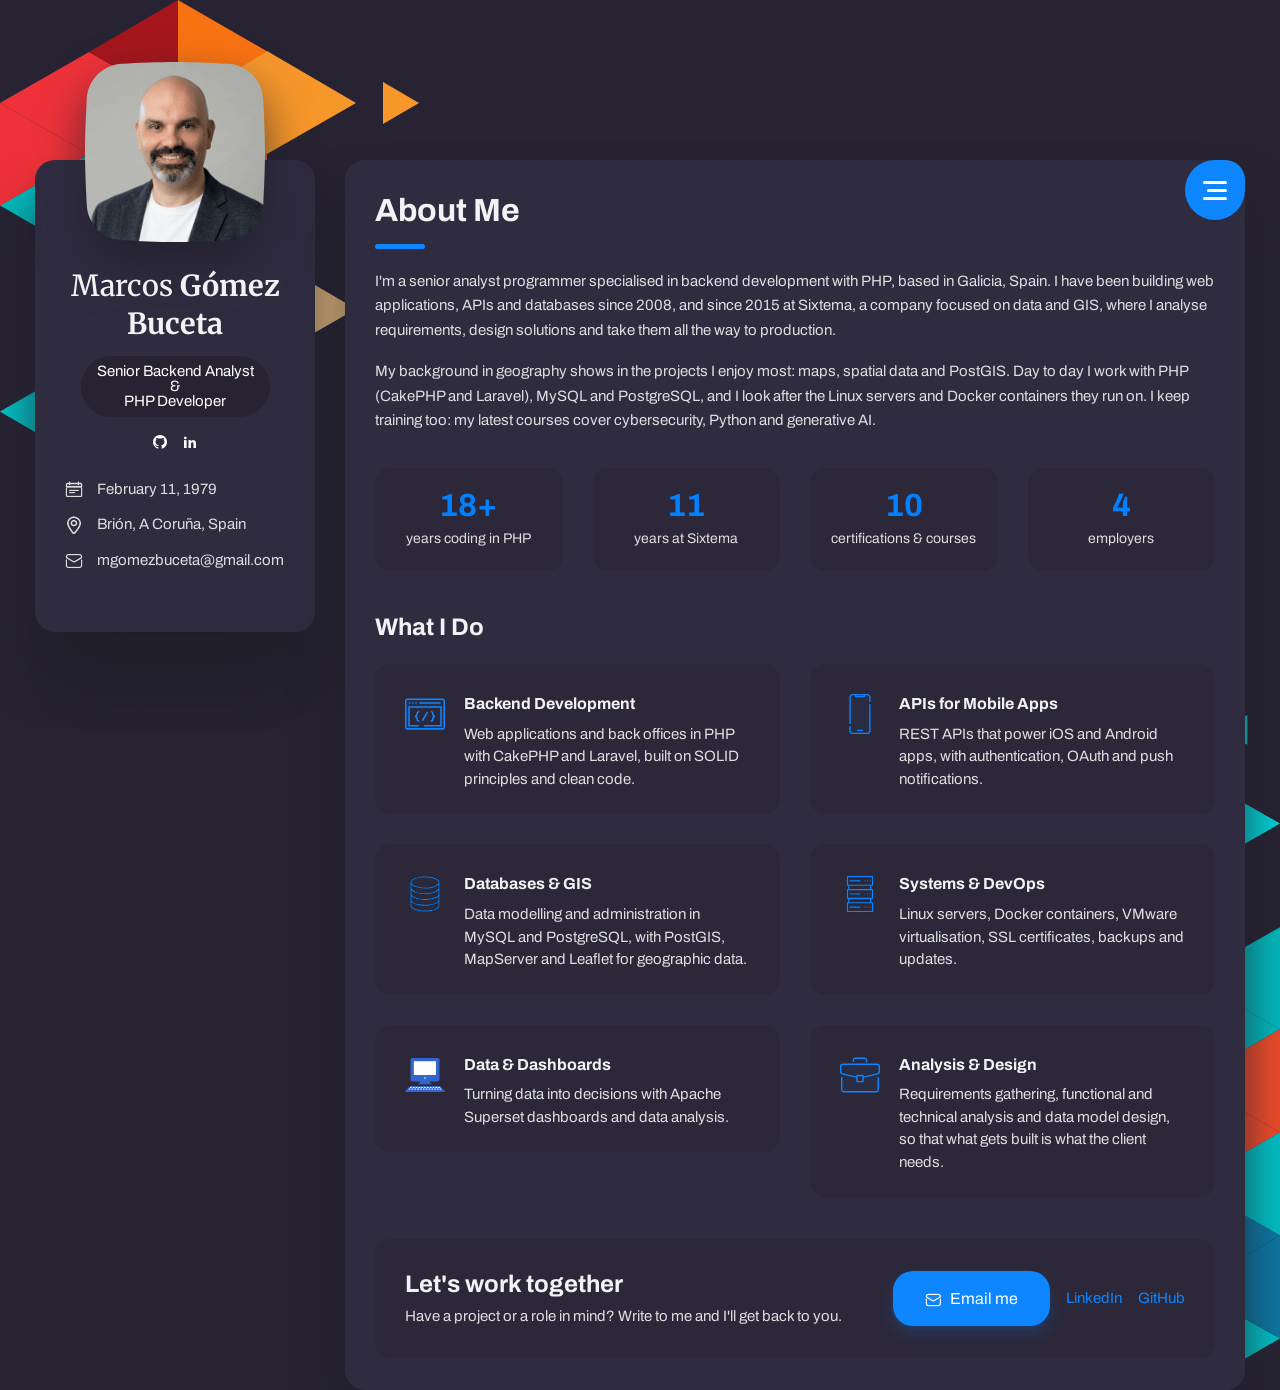
<file: index.html>
<!DOCTYPE html>
<html lang="en">

	<head>
		<meta charset="utf-8" />
		<title>Marcos Gómez Buceta - About Me</title>

		<!-- Meta Data -->
		<meta http-equiv="X-UA-Compatible" content="IE=edge">
		<meta name="viewport" content="width=device-width, initial-scale=1, shrink-to-fit=no">
		<meta name="format-detection" content="telephone=no" />
		<meta name="format-detection" content="address=no" />
		<meta name="description"
			content="Senior backend analyst and PHP developer at Sixtema. I build web solutions and APIs with PHP, CakePHP and PostgreSQL, with a background in geography and a focus on databases, cybersecurity and SOLID principles." />
		<link rel="canonical" href="https://mgomezbuceta.com" />

		<!-- Twitter data -->
		<meta name="twitter:card" content="summary_large_image">
		<meta name="twitter:title" content="Marcos Gómez Buceta - About me">
		<meta name="twitter:description"
			content="Senior backend analyst and PHP developer at Sixtema. I build web solutions and APIs with PHP, CakePHP and PostgreSQL, with a background in geography and a focus on databases, cybersecurity and SOLID principles.">
		<meta name="twitter:image" content="https://mgomezbuceta.github.io/assets/img/profile-pic.jpg">

		<!-- Open Graph data -->
		<meta property="og:title" content="Marcos Gómez Buceta - About me" />
		<meta property="og:type" content="website" />
		<meta property="og:url" content="https://mgomezbuceta.github.io" />
		<meta property="og:image" content="https://mgomezbuceta.github.io/assets/img/profile-pic.jpg" />
		<meta property="og:description"
			content="Senior backend analyst and PHP developer at Sixtema. I build web solutions and APIs with PHP, CakePHP and PostgreSQL, with a background in geography and a focus on databases, cybersecurity and SOLID principles." />

		<!-- Favicons -->
		<link rel="apple-touch-icon" sizes="144x144" href="assets/images/favicons/apple-touch-icon-144x144.png">
		<link rel="apple-touch-icon" sizes="114x114" href="assets/images/favicons/apple-touch-icon-114x114.png">
		<link rel="apple-touch-icon" sizes="72x72" href="assets/images/favicons/apple-touch-icon-72x72.png">
		<link rel="apple-touch-icon" sizes="57x57" href="assets/images/favicons/apple-touch-icon-57x57.png">
		<link rel="shortcut icon" href="assets/images/favicons/favicon.ico" type="image/png">

		<!-- Styles -->
		<link rel="stylesheet" type="text/css" href="assets/styles/style.css" />
		<link rel="stylesheet" type="text/css" href="assets/styles/style-dark.css" />

		<!-- Mapbox-->
		<script src='https://api.mapbox.com/mapbox-gl-js/v1.4.1/mapbox-gl.js'></script>
		<link href='https://api.mapbox.com/mapbox-gl-js/v1.4.1/mapbox-gl.css' rel='stylesheet' />
		<style>.skills-list{display:flex;flex-wrap:wrap;gap:.5rem}.skills-list .badge{font-size:.875rem}.stat{display:flex;flex-direction:column;align-items:center;text-align:center;padding:1.25rem .75rem;margin-bottom:1.875rem}.stat__number{font-size:2rem;font-weight:700;line-height:1.1;color:#0081ff}.stat__label{font-size:.875rem;margin-top:.25rem}.cta{display:flex;flex-wrap:wrap;align-items:center;justify-content:space-between;gap:1rem}.cta__links{display:flex;flex-wrap:wrap;align-items:center;gap:1rem}.cta__links .btn{margin:0}</style>
	</head>

	<body class="bg-triangles">
		<!-- Preloader -->
		<div class="preloader">
			<div class="preloader__wrap">
				<div class="circle-pulse">
					<div class="circle-pulse__1"></div>
					<div class="circle-pulse__2"></div>
				</div>
				<div class="preloader__progress"><span></span></div>
			</div>
		</div>

		<main class="main">
			<div class="container gutter-top">
				<div class="row sticky-parent">
					<!-- Sidebar -->
					<aside class="col-12 col-md-12 col-xl-3">
						<div class="sidebar box shadow pb-0 sticky-column">
							<svg class="avatar avatar--180" viewBox="0 0 188 188">
								<g class="avatar__box">
									<image xlink:href="assets/img/profile-pic.jpg" height="100%" width="100%"
										alt="Imagen de perfil"/>
								</g>
							</svg>
							<div class="text-center">
								<h3 class="title title--h3 sidebar__user-name"><span class="weight--500">Marcos</span> Gómez
									Buceta
								</h3>
								<div class="badge badge--dark">Senior Backend Analyst <br />&<br /> PHP Developer</div>

								<!-- Social -->
								<div class="social">
									<a class="social__link" href="https://github.com/mgomezbuceta" title="github" target="_blank" rel="noopener"><i
											class="font-icon icon-github"></i></a>
									<a class="social__link" href="https://www.linkedin.com/in/mgomezbuceta/" title="linkedin"><i
											class="font-icon icon-linkedin2"></i></a>
								</div>
							</div>

							<div class="sidebar__info box-inner box-inner--rounded">
								<ul class="contacts-block">
									<li class="contacts-block__item" data-toggle="tooltip" data-placement="top" title="Birthday">
										<i class="font-icon icon-calendar"></i>February 11, 1979
									</li>
									<li class="contacts-block__item" data-toggle="tooltip" data-placement="top" title="Address">
										<i class="font-icon icon-location"></i>Brión, A Coruña, Spain
									</li>
									<li class="contacts-block__item" data-toggle="tooltip" data-placement="top" title="E-mail">
										<a href="mailto:mgomezbuceta@gmail.com"><i
												class="font-icon icon-envelope"></i>mgomezbuceta@gmail.com</a>
									</li>
								</ul>
							</div>
						</div>
					</aside>

					<!-- Content -->
					<div class="col-12 col-md-12 col-xl-9">
						<div class="box shadow pb-0">
							<!-- Menu -->
							<div class="circle-menu">
								<div class="hamburger">
									<div class="line"></div>
									<div class="line"></div>
									<div class="line"></div>
								</div>
							</div>
							<div class="inner-menu js-menu js-tabs">
								<ul class="nav">
									<li class="nav__item"><a class="active" href="#about-tab">About</a></li>
									<li class="nav__item"><a href="#resume-tab">Resume</a></li>
								</ul>
							</div>

							<div class="content">
								<div id="about-tab" class="tabcontent active">
									<!-- ABOUT -->
									<div class="pb-0 pb-sm-2">
										<h1 class="title title--h1 first-title title__separate">About Me</h1>
										<p>I'm a senior analyst programmer specialised in backend development with PHP, based in Galicia, Spain. I have been building
										web applications, APIs and databases since 2008, and since 2015 at Sixtema, a company focused on data and GIS,
										where I analyse requirements, design solutions and take them all the way to production.</p>
										<p>My background in geography shows in the projects I enjoy most: maps, spatial data and PostGIS. Day to day I work
										with PHP (CakePHP and Laravel), MySQL and PostgreSQL, and I look after the Linux servers and Docker containers they
										run on. I keep training too: my latest courses cover cybersecurity, Python and generative AI.</p>
									</div>

									<!-- Stats -->
									<div class="box-inner pb-0">
										<div class="row">
											<div class="col-6 col-md-3">
												<div class="stat box box__second">
													<span class="stat__number">18+</span>
													<span class="stat__label">years coding in PHP</span>
												</div>
											</div>
											<div class="col-6 col-md-3">
												<div class="stat box box__second">
													<span class="stat__number">11</span>
													<span class="stat__label">years at Sixtema</span>
												</div>
											</div>
											<div class="col-6 col-md-3">
												<div class="stat box box__second">
													<span class="stat__number">10</span>
													<span class="stat__label">certifications &amp; courses</span>
												</div>
											</div>
											<div class="col-6 col-md-3">
												<div class="stat box box__second">
													<span class="stat__number">4</span>
													<span class="stat__label">employers</span>
												</div>
											</div>
										</div>
									</div>

									<!-- What -->
									<div class="box-inner pb-0">
										<h2 class="title title--h3">What I Do</h2>
										<div class="row">
											<!-- Case Item -->
											<div class="col-12 col-lg-6">
												<div class="case-item box box__second">
													<img class="case-item__icon" src="assets/icons/dark/icon-dev.svg" alt="" />
													<div>
														<h3 class="title title--h5">Backend Development</h3>
														<p class="case-item__caption">Web applications and back offices in PHP with CakePHP and Laravel, built on SOLID principles and clean code.</p>
													</div>
												</div>
											</div>
											<!-- Case Item -->
											<div class="col-12 col-lg-6">
												<div class="case-item box box__second">
													<img class="case-item__icon" src="assets/icons/dark/icon-app.svg" alt="" />
													<div>
														<h3 class="title title--h5">APIs for Mobile Apps</h3>
														<p class="case-item__caption">REST APIs that power iOS and Android apps, with authentication, OAuth and push notifications.</p>
													</div>
												</div>
											</div>
											<!-- Case Item -->
											<div class="col-12 col-lg-6">
												<div class="case-item box box__second">
													<img class="case-item__icon" src="assets/icons/dark/icon-database.svg" alt="" />
													<div>
														<h3 class="title title--h5">Databases &amp; GIS</h3>
														<p class="case-item__caption">Data modelling and administration in MySQL and PostgreSQL, with PostGIS, MapServer and Leaflet for geographic data.</p>
													</div>
												</div>
											</div>
											<!-- Case Item -->
											<div class="col-12 col-lg-6">
												<div class="case-item box box__second">
													<img class="case-item__icon" src="assets/icons/dark/icon-server.svg" alt="" />
													<div>
														<h3 class="title title--h5">Systems &amp; DevOps</h3>
														<p class="case-item__caption">Linux servers, Docker containers, VMware virtualisation, SSL certificates, backups and updates.</p>
													</div>
												</div>
											</div>
											<!-- Case Item -->
											<div class="col-12 col-lg-6">
												<div class="case-item box box__second">
													<img class="case-item__icon" src="assets/icons/dark/icon-computer.svg" alt="" />
													<div>
														<h3 class="title title--h5">Data &amp; Dashboards</h3>
														<p class="case-item__caption">Turning data into decisions with Apache Superset dashboards and data analysis.</p>
													</div>
												</div>
											</div>
											<!-- Case Item -->
											<div class="col-12 col-lg-6">
												<div class="case-item box box__second">
													<img class="case-item__icon" src="assets/icons/dark/icon-experience.svg" alt="" />
													<div>
														<h3 class="title title--h5">Analysis &amp; Design</h3>
														<p class="case-item__caption">Requirements gathering, functional and technical analysis and data model design, so that what gets built is what the client needs.</p>
													</div>
												</div>
											</div>
										</div>
									</div>

									<!-- Contact -->
									<div class="box-inner">
										<div class="cta box box__second">
											<div>
												<h2 class="title title--h3 mb-1">Let's work together</h2>
												<p class="mb-0">Have a project or a role in mind? Write to me and I'll get back to you.</p>
											</div>
											<div class="cta__links">
												<a class="btn" href="mailto:mgomezbuceta@gmail.com"><i class="font-icon icon-envelope"></i> Email me</a>
												<a class="cta__link" href="https://www.linkedin.com/in/mgomezbuceta/" target="_blank" rel="noopener">LinkedIn</a>
												<a class="cta__link" href="https://github.com/mgomezbuceta" target="_blank" rel="noopener">GitHub</a>
											</div>
										</div>
									</div>
								</div>

								<!-- RESUME -->
								<div id="resume-tab" class="tabcontent">
									<div class="pb-3">
										<h1 class="title title--h1 first-title title__separate">Resume</h1>
									</div>

									<!-- Experience -->
									<div class="pb-0">
										<div class="row">
											<div class="col-12 col-lg-6">
												<h2 class="title title--h3"><img class="title-icon"
														src="assets/icons/dark/icon-education.svg" alt="" /> Education</h2>
												<div class="timeline">
													<!-- Item -->
													<article class="timeline__item">
														<h5 class="title title--h5 timeline__title">IES San Clemente</h5>
														<span class="timeline__period">2006 — 2008</span>
														<p class="timeline__description">Higher Technician Degree in Information
															Systems Administration.</p>
													</article>

													<!-- Item -->
													<article class="timeline__item">
														<h5 class="title title--h5 timeline__title">University of Santiago de
															Compostela</h5>
														<span class="timeline__period">2005 — 2008</span>
														<p class="timeline__description">Diploma of Advanced Studies (DEA) in Regional
															Geographic Analysis.</p>
													</article>

													<!-- Item -->
													<article class="timeline__item">
														<h5 class="title title--h5 timeline__title">University of Santiago de
															Compostela</h5>
														<span class="timeline__period">2005</span>
														<p class="timeline__description">CAP (Certificate of Pedagogical Skills).</p>
													</article>

													<!-- Item -->
													<article class="timeline__item">
														<h5 class="title title--h5 timeline__title">University of Santiago de
															Compostela - Fundación CEER</h5>
														<span class="timeline__period">2005</span>
														<p class="timeline__description">Postgraduate Degree in Information and
															Communication Technologies and Territorial Marketing.</p>
													</article>

													<!-- Item -->
													<article class="timeline__item">
														<h5 class="title title--h5 timeline__title">University of Santiago de
															Compostela</h5>
														<span class="timeline__period">1998 — 2004</span>
														<p class="timeline__description">Licentiate Degree in Geography.</p>
													</article>
												</div>

												<h2 class="title title--h3 mt-4"><img class="title-icon"
														src="assets/icons/dark/icon-education.svg" alt="" /> Certifications &amp; Courses</h2>
												<div class="timeline">
													<!-- Item -->
													<article class="timeline__item">
														<h5 class="title title--h5 timeline__title">Fing IT Professional</h5>
														<span class="timeline__period">Feb 2026</span>
														<p class="timeline__description">Fing. Credential ID: ITPRO-2020653033.</p>
													</article>

													<!-- Item -->
													<article class="timeline__item">
														<h5 class="title title--h5 timeline__title">Ethical Hacking: Discovering Vulnerabilities in Web Applications</h5>
														<span class="timeline__period">Mar 2025</span>
														<p class="timeline__description">Clúster TIC Galicia. Credential ID: <a href="https://cursos.trainingit.es/mod/customcert/verify_certificate.php?code=2utbBYFWEC" target="_blank" rel="noopener">2utbBYFWEC</a>.</p>
													</article>

													<!-- Item -->
													<article class="timeline__item">
														<h5 class="title title--h5 timeline__title">Project Management with Generative AI and ChatGPT</h5>
														<span class="timeline__period">Feb 2025</span>
														<p class="timeline__description">Clúster TIC Galicia. Credential ID: <a href="https://cursos.trainingit.es/mod/customcert/verify_certificate.php?code=5lDxB8uPgf" target="_blank" rel="noopener">5lDxB8uPgf</a>.</p>
													</article>

													<!-- Item -->
													<article class="timeline__item">
														<h5 class="title title--h5 timeline__title">ChatGPT for Professionals: Generative AI at Work</h5>
														<span class="timeline__period">Nov 2024 · Nov 2025</span>
														<p class="timeline__description">Clúster TIC Galicia. Credential ID: <a href="https://cursos.trainingit.es/mod/customcert/verify_certificate.php?code=hYeggOMeUH" target="_blank" rel="noopener">hYeggOMeUH</a>, XXIFCT2160.</p>
													</article>

													<!-- Item -->
													<article class="timeline__item">
														<h5 class="title title--h5 timeline__title">Advanced Python for Security Projects</h5>
														<span class="timeline__period">Nov 2024</span>
														<p class="timeline__description">Clúster TIC Galicia. Credential ID: bq4ghHrWTl23.</p>
													</article>

													<!-- Item -->
													<article class="timeline__item">
														<h5 class="title title--h5 timeline__title">Docker in Depth and Introduction to Kubernetes</h5>
														<span class="timeline__period">Jun 2023</span>
														<p class="timeline__description">Clúster TIC Galicia.</p>
													</article>

													<!-- Item -->
													<article class="timeline__item">
														<h5 class="title title--h5 timeline__title">Git, Version Control</h5>
														<span class="timeline__period">May 2023</span>
														<p class="timeline__description">Clúster TIC Galicia. Credential ID: <a href="https://cursos.trainingit.es/mod/customcert/verify_certificate.php?code=LE6cufDh2F" target="_blank" rel="noopener">LE6cufDh2F</a>.</p>
													</article>

													<!-- Item -->
													<article class="timeline__item">
														<h5 class="title title--h5 timeline__title">Clean Code Applied to Clean and Cost-Effective Development</h5>
														<span class="timeline__period">May 2023</span>
														<p class="timeline__description">Clúster TIC Galicia. Credential ID: <a href="https://cursos.trainingit.es/mod/customcert/verify_certificate.php?code=TdM71lwJbt" target="_blank" rel="noopener">TdM71lwJbt</a>.</p>
													</article>

													<!-- Item -->
													<article class="timeline__item">
														<h5 class="title title--h5 timeline__title">Python Essentials 1 &amp; 2</h5>
														<span class="timeline__period">Dec 2022</span>
														<p class="timeline__description">Cisco Networking Academy. Verify: <a href="https://www.credly.com/badges/629818cd-a081-4e5c-86d6-29138d8bda19" target="_blank" rel="noopener">Python Essentials 1</a> · <a href="https://www.credly.com/badges/73a9c6c5-2bbc-4efd-9aa7-ac4b5bd96d4e" target="_blank" rel="noopener">Python Essentials 2</a>.</p>
													</article>

													<!-- Item -->
													<article class="timeline__item">
														<h5 class="title title--h5 timeline__title">Advanced Python</h5>
														<span class="timeline__period">Nov 2022</span>
														<p class="timeline__description">Clúster TIC Galicia.</p>
													</article>
												</div>
												<p><a href="https://www.linkedin.com/in/mgomezbuceta/details/certifications/" target="_blank" rel="noopener">Verify all credentials on LinkedIn</a></p>
											</div>

											<div class="col-12 col-lg-6">
												<h2 class="title title--h3"><img class="title-icon"
														src="assets/icons/dark/icon-experience.svg" alt="" /> Experience</h2>
												<div class="timeline">
													<!-- Item -->
													<article class="timeline__item">
														<h5 class="title title--h5 timeline__title">Senior Analyst Programmer</h5>
														<span class="timeline__period">2025 — Present</span>
														<p class="timeline__description">Company: SIXTEMA PROYECTOS DE INFORMACIÓN, S.L.</p>
													</article>

													<!-- Item -->
													<article class="timeline__item">
														<h5 class="title title--h5 timeline__title">Senior PHP Developer</h5>
														<span class="timeline__period">2022 — Present</span>
														<p class="timeline__description">Company: SIXTEMA PROYECTOS DE INFORMACIÓN, S.L.</p>
													</article>

													<!-- Item -->
													<article class="timeline__item">
														<h5 class="title title--h5 timeline__title">Development Technician</h5>
														<span class="timeline__period">2017 — 2022</span>
														<p class="timeline__description">Company: SIXTEMA PROYECTOS DE INFORMACIÓN, S.L.</p>
													</article>

													<!-- Item -->
													<article class="timeline__item">
														<h5 class="title title--h5 timeline__title">Web Developer</h5>
														<span class="timeline__period">2015 — 2017</span>
														<p class="timeline__description">Company: SIXTEMA PROYECTOS DE INFORMACIÓN, S.L.</p>
													</article>

													<!-- Item -->
													<article class="timeline__item">
														<h5 class="title title--h5 timeline__title">Senior PHP Developer</h5>
														<span class="timeline__period">2009 — 2014</span>
														<p class="timeline__description">Company: Primate Multimedia Ibérica S.L.</p>
													</article>

													<!-- Item -->
													<article class="timeline__item">
														<h5 class="title title--h5 timeline__title">PHP Developer</h5>
														<span class="timeline__period">2008 — 2009</span>
														<p class="timeline__description">Company: LPS Software y Soluciones TI</p>
													</article>

													<!-- Item -->
													<article class="timeline__item">
														<h5 class="title title--h5 timeline__title">Researcher</h5>
														<span class="timeline__period">2004 — 2005</span>
														<p class="timeline__description">University of Vigo. EU Water Framework project: data collection and GIS digitisation (ArcView).</p>
													</article>
												</div>
											</div>
										</div>
									</div>

									<!-- Skills -->
									<div class="box-inner box-inner--rounded">
										<h2 class="title title--h3">Skills</h2>
										<div class="row">
											<div class="col-12 col-lg-6 mb-4">
												<h3 class="title title--h5">Backend &amp; Web</h3>
												<div class="skills-list">
													<span class="badge badge--dark">Back-End Web Development</span>
													<span class="badge badge--dark">PHP</span>
													<span class="badge badge--dark">Python</span>
													<span class="badge badge--dark">CakePHP</span>
													<span class="badge badge--dark">Laravel</span>
													<span class="badge badge--dark">PHP Frameworks</span>
													<span class="badge badge--dark">MySQL</span>
													<span class="badge badge--dark">PostgreSQL</span>
													<span class="badge badge--dark">REST APIs &amp; Web Services</span>
													<span class="badge badge--dark">JavaScript</span>
													<span class="badge badge--dark">jQuery</span>
													<span class="badge badge--dark">AJAX</span>
													<span class="badge badge--dark">HTML5</span>
													<span class="badge badge--dark">CSS</span>
													<span class="badge badge--dark">XML</span>
												</div>
											</div>
											<div class="col-12 col-lg-6 mb-4">
												<h3 class="title title--h5">Systems &amp; DevOps</h3>
												<div class="skills-list">
													<span class="badge badge--dark">Linux</span>
													<span class="badge badge--dark">Docker</span>
													<span class="badge badge--dark">Git</span>
													<span class="badge badge--dark">DevOps</span>
													<span class="badge badge--dark">Virtualization</span>
												</div>
											</div>
											<div class="col-12 col-lg-6 mb-4">
												<h3 class="title title--h5">Practices &amp; Security</h3>
												<div class="skills-list">
													<span class="badge badge--dark">SOLID Principles</span>
													<span class="badge badge--dark">Clean Code</span>
													<span class="badge badge--dark">Cybersecurity</span>
													<span class="badge badge--dark">Artificial Intelligence</span>
													<span class="badge badge--dark">Research &amp; Development</span>
												</div>
											</div>
											<div class="col-12 col-lg-6 mb-4">
												<h3 class="title title--h5">GIS &amp; Data</h3>
												<div class="skills-list">
													<span class="badge badge--dark">ArcGIS</span>
													<span class="badge badge--dark">PostGIS</span>
													<span class="badge badge--dark">Leaflet</span>
													<span class="badge badge--dark">Data Analysis</span>
													<span class="badge badge--dark">Geography</span>
												</div>
											</div>
											<div class="col-12 col-lg-6 mb-4">
												<h3 class="title title--h5">Management</h3>
												<div class="skills-list">
													<span class="badge badge--dark">Project Management</span>
													<span class="badge badge--dark">Collaborative Leadership</span>
													<span class="badge badge--dark">Team Leadership</span>
													<span class="badge badge--dark">Teamwork</span>
													<span class="badge badge--dark">Time Management</span>
												</div>
											</div>
										</div>
									</div>
								</div>
							</div>
						</div>

						<!-- Footer -->
						<!--<footer class="footer">© 2019 vCard</footer>-->
					</div>
				</div>
			</div>
		</main>

		<div class="back-to-top"></div>

		<!-- SVG masks -->
		<svg class="svg-defs">
			<clipPath id="avatar-box">
				<path
					d="M1.85379 38.4859C2.9221 18.6653 18.6653 2.92275 38.4858 1.85453 56.0986.905299 77.2792 0 94 0c16.721 0 37.901.905299 55.514 1.85453 19.821 1.06822 35.564 16.81077 36.632 36.63137C187.095 56.0922 188 77.267 188 94c0 16.733-.905 37.908-1.854 55.514-1.068 19.821-16.811 35.563-36.632 36.631C131.901 187.095 110.721 188 94 188c-16.7208 0-37.9014-.905-55.5142-1.855-19.8205-1.068-35.5637-16.81-36.63201-36.631C.904831 131.908 0 110.733 0 94c0-16.733.904831-37.9078 1.85379-55.5141z" />
			</clipPath>
			<clipPath id="avatar-hexagon">
				<path
					d="M0 27.2891c0-4.6662 2.4889-8.976 6.52491-11.2986L31.308 1.72845c3.98-2.290382 8.8697-2.305446 12.8637-.03963l25.234 14.31558C73.4807 18.3162 76 22.6478 76 27.3426V56.684c0 4.6805-2.5041 9.0013-6.5597 11.3186L44.4317 82.2915c-3.9869 2.278-8.8765 2.278-12.8634 0L6.55974 68.0026C2.50414 65.6853 0 61.3645 0 56.684V27.2891z" />
			</clipPath>
		</svg>

		<!-- JavaScripts -->
		<script src="assets/js/jquery-3.4.1.min.js"></script>
		<script src="assets/js/plugins.min.js"></script>

		<script src="assets/js/common.js"></script>

		<!-- Mapbox init -->
		<!-- <script src="assets/js/mapbox.init.js"></script> -->


	</body>

</html>
</file>
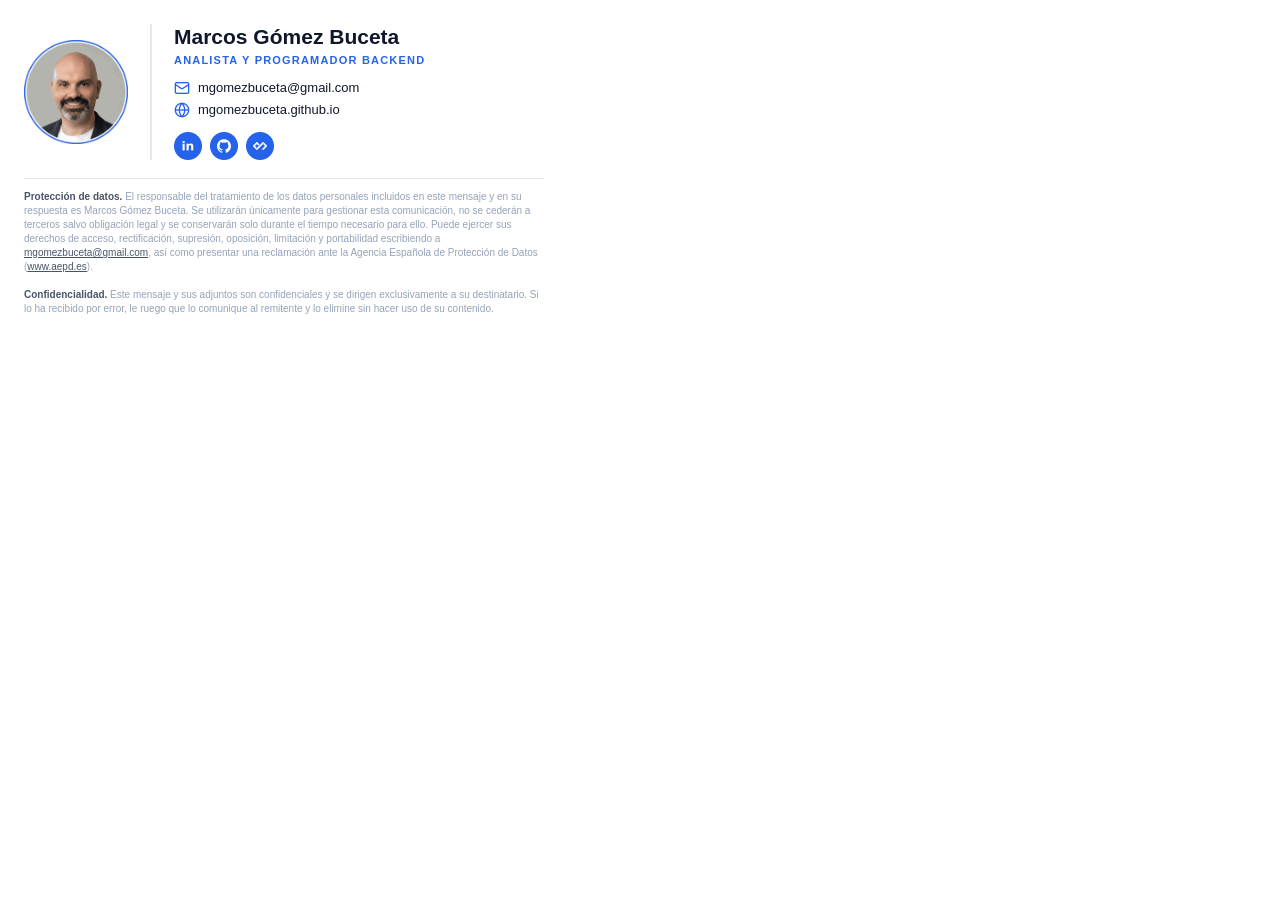
<file: firma/index.html>
<!DOCTYPE html>
<html lang="es">
<head>
<meta charset="UTF-8">
<meta name="robots" content="noindex">
<meta name="viewport" content="width=device-width, initial-scale=1.0">
<title>Firma - Marcos Gómez Buceta</title>
</head>
<body style="margin:0;padding:24px;background-color:#ffffff;">
<table cellpadding="0" cellspacing="0" border="0" role="presentation" style="border-collapse:collapse;width:520px;max-width:520px;font-family:'Segoe UI',Roboto,Helvetica,Arial,sans-serif;">
<tr>
  <td valign="middle" width="104" style="width:104px;padding:0 22px 0 0;vertical-align:middle;">
    <img src="https://mgomezbuceta.github.io/firma/foto-mgb.png" alt="Marcos Gómez Buceta" width="104" height="104" style="display:block;width:104px;height:104px;border:0;">
  </td>
  <td valign="middle" style="vertical-align:middle;padding:0 0 0 22px;border-left:2px solid #E2E8F0;">
    <table cellpadding="0" cellspacing="0" border="0" role="presentation" style="border-collapse:collapse;">
      <tr><td style="font-family:'Segoe UI',Roboto,Helvetica,Arial,sans-serif;font-size:21px;line-height:26px;font-weight:700;color:#0F172A;padding:0 0 2px 0;">Marcos Gómez Buceta</td></tr>
      <tr><td style="font-family:'Segoe UI',Roboto,Helvetica,Arial,sans-serif;font-size:11px;line-height:16px;font-weight:600;color:#2563EB;letter-spacing:1.2px;text-transform:uppercase;padding:0 0 12px 0;">Analista y programador backend</td></tr>
      <tr><td style="padding:0 0 6px 0;"><table cellpadding="0" cellspacing="0" border="0" role="presentation" style="border-collapse:collapse;"><tr>
<td valign="middle" style="padding:0 8px 0 0;vertical-align:middle;"><img src="https://mgomezbuceta.github.io/firma/ico-mail.png" alt="Email" width="16" height="16" style="display:block;width:16px;height:16px;border:0;"></td>
<td valign="middle" style="font-family:'Segoe UI',Roboto,Helvetica,Arial,sans-serif;font-size:13px;line-height:16px;vertical-align:middle;"><a href="mailto:mgomezbuceta@gmail.com" target="_blank" style="color:#0F172A;text-decoration:none;">mgomezbuceta@gmail.com</a></td>
</tr></table></td></tr>
      <tr><td style="padding:0 0 6px 0;"><table cellpadding="0" cellspacing="0" border="0" role="presentation" style="border-collapse:collapse;"><tr>
<td valign="middle" style="padding:0 8px 0 0;vertical-align:middle;"><img src="https://mgomezbuceta.github.io/firma/ico-globe.png" alt="Web" width="16" height="16" style="display:block;width:16px;height:16px;border:0;"></td>
<td valign="middle" style="font-family:'Segoe UI',Roboto,Helvetica,Arial,sans-serif;font-size:13px;line-height:16px;vertical-align:middle;"><a href="https://mgomezbuceta.github.io" target="_blank" style="color:#0F172A;text-decoration:none;">mgomezbuceta.github.io</a></td>
</tr></table></td></tr>
      <tr><td style="padding:8px 0 0 0;"><table cellpadding="0" cellspacing="0" border="0" role="presentation" style="border-collapse:collapse;"><tr>
        <td style="padding:0 8px 0 0;"><a href="https://www.linkedin.com/in/mgomezbuceta/" target="_blank" style="text-decoration:none;"><img src="https://mgomezbuceta.github.io/firma/rs-linkedin.png" alt="LinkedIn" width="28" height="28" style="display:block;width:28px;height:28px;border:0;"></a></td>
        <td style="padding:0 8px 0 0;"><a href="https://github.com/mgomezbuceta" target="_blank" style="text-decoration:none;"><img src="https://mgomezbuceta.github.io/firma/rs-github.png" alt="GitHub" width="28" height="28" style="display:block;width:28px;height:28px;border:0;"></a></td>
        <td style="padding:0 8px 0 0;"><a href="https://dly.to/mgomezbuceta" target="_blank" style="text-decoration:none;"><img src="https://mgomezbuceta.github.io/firma/rs-dailydev.png" alt="daily.dev" width="28" height="28" style="display:block;width:28px;height:28px;border:0;"></a></td>
      </tr></table></td></tr>
    </table>
  </td>
</tr>
<tr><td colspan="2" style="padding:18px 0 0 0;"><table cellpadding="0" cellspacing="0" border="0" role="presentation" width="100%" style="border-collapse:collapse;width:100%;"><tr><td style="border-top:1px solid #E2E8F0;font-size:1px;line-height:1px;height:1px;">&nbsp;</td></tr></table></td></tr>
<tr><td colspan="2" style="padding:10px 0 0 0;font-family:'Segoe UI',Roboto,Helvetica,Arial,sans-serif;font-size:10px;line-height:14px;color:#94A3B8;text-align:left;">
<strong style="color:#475569;">Protección de datos.</strong> El responsable del tratamiento de los datos personales incluidos en este mensaje y en su respuesta es Marcos Gómez Buceta. Se utilizarán únicamente para gestionar esta comunicación, no se cederán a terceros salvo obligación legal y se conservarán solo durante el tiempo necesario para ello. Puede ejercer sus derechos de acceso, rectificación, supresión, oposición, limitación y portabilidad escribiendo a <a href="mailto:mgomezbuceta@gmail.com" style="color:#475569;text-decoration:underline;">mgomezbuceta@gmail.com</a>, así como presentar una reclamación ante la Agencia Española de Protección de Datos (<a href="https://www.aepd.es" target="_blank" style="color:#475569;text-decoration:underline;">www.aepd.es</a>).<br><br>
<strong style="color:#475569;">Confidencialidad.</strong> Este mensaje y sus adjuntos son confidenciales y se dirigen exclusivamente a su destinatario. Si lo ha recibido por error, le ruego que lo comunique al remitente y lo elimine sin hacer uso de su contenido.
</td></tr>
</table>
</body>
</html>
</file>
<file: assets/styles/style.css>
/* ------------------------------------------------
 Author: ArtStyles (Art)

 Template Name: vCard
 version: 1.1.0
------------------------------------------------ */
/* ------------------------------------------------

 - General Styles
 - Background
 - Typography
 - Preloader
 - Form
 - Button
 - Preloader
 - Sidebar
 - Sections
 - Navbar
 - Footer
 - Cases
 - Clients
 - Contact
 - Single post
 - Footer
 - Contact
 - Portfolio
 - News
 - Single news
 - Testimonials
 - Timeline
 - Other

------------------------------------------------ */
@import url(vendors/bootstrap.min.css);
@import url(vendors/simplebar.min.css);
@import url(../icons/style.css);
@import url("https://fonts.googleapis.com/css?family=Archivo:400,400i,500,500i,600,600i,700,700i&display=swap");
@import url("https://fonts.googleapis.com/css?family=Merriweather:400,900&display=swap");
/* -----------------------------------------------------------------
    - General Styles
----------------------------------------------------------------- */
*,
::before,
::after {
  background-repeat: no-repeat;
  box-sizing: border-box;
}

html {
  font-size: 16px;
  -webkit-overflow-scrolling: touch;
  -webkit-box-sizing: border-box;
  box-sizing: border-box;
  overflow-x: hidden;
}

body, html {
  font-size: 1rem;
  -webkit-text-size-adjust: 100%;
}

body {
  background-color: #F5F6F7;
  color: #44566C;
  font-family: "Archivo", sans-serif;
  font-size: 0.9375rem;
  font-weight: 400;
  line-height: 1.65;
  min-height: 100vh;
  overflow-x: hidden;
  -ms-overflow-style: scrollbar;
  -webkit-font-smoothing: antialiased;
}
@media only screen and (max-width: 580px) {
  body {
    line-height: 1.6;
  }
}

html.is-scroll-disabled body {
  height: 100vh;
  overflow: hidden;
}

@media all and (-ms-high-contrast: none), (-ms-high-contrast: active) {
  html.is-scroll-disabled {
    overflow: hidden;
  }
}
.no-scroll {
  overflow: hidden;
  -ms-overflow-style: none;
}

.no-scroll-height {
  overflow-x: hidden;
}

.svg-defs {
  position: absolute;
  height: 0;
  width: 0;
}

.bg-triangles {
  background-image: url(../images/triangles-top.svg), url(../images/triangles-bottom.svg);
  background-position: left top, right bottom;
  background-repeat: no-repeat;
  background-size: inherit;
}
@media only screen and (max-width: 580px) {
  .bg-triangles {
    background-size: contain;
  }
}
.bg-triangles-2 {
  background-image: url(../images/triangle-2-top.svg), url(../images/triangle-2-bottom.svg);
  background-position: right top, left bottom;
  background-repeat: no-repeat;
  background-size: 50%;
  background-attachment: fixed;
}
@media only screen and (max-width: 991px) {
  .bg-triangles-2 {
    background-size: contain;
  }
}
.bg-peach {
  background-image: linear-gradient(115.29deg, #FFF2E7 1.33%, #FFCADA 98.21%);
  background-attachment: fixed;
}
.bg-green {
  background-image: linear-gradient(115.29deg, #0DC8A9 1.33%, #32CBC8 98.21%);
  background-attachment: fixed;
}
.bg-green-2 {
  background-image: linear-gradient(135deg, #9be15d 0%, #00d9a6 100%);
  background-attachment: fixed;
}

/* -----------------------------------------------------------------
    - Typography
----------------------------------------------------------------- */
h1, h2, h3, h4, h5, h6 {
  font-family: "Archivo", sans-serif;
  font-weight: 700;
  line-height: 1.3;
}

.title--h1 {
  font-size: 2rem;
  margin-bottom: 1.0625rem;
}
@media only screen and (max-width: 580px) {
  .title--h1 {
    font-size: 1.75rem;
  }
}
.title--h2 {
  font-size: 1.75rem;
}
@media only screen and (max-width: 580px) {
  .title--h2 {
    font-size: 1.5rem;
  }
}
.title--h3 {
  font-size: 1.5rem;
  margin-bottom: 1.3125rem;
}
@media only screen and (max-width: 580px) {
  .title--h3 {
    font-size: 1.25rem;
    margin-bottom: 1rem;
  }
}
.title--h4 {
  font-size: 1.25rem;
  margin-bottom: 0.8125rem;
}
@media only screen and (max-width: 580px) {
  .title--h4 {
    font-size: 1rem;
  }
}
.title--h5 {
  font-size: 1rem;
}
@media only screen and (max-width: 580px) {
  .title--h5 {
    font-size: 0.9375rem;
  }
}
.title--h6 {
  font-size: 0.75rem;
}
.title--center {
  text-align: center;
}
.title--tone {
  color: #304CFD;
}
.title-icon {
  margin-right: 0.5rem;
  margin-top: -0.25rem;
  height: 2.5rem;
  width: 2.5rem;
}
@media only screen and (max-width: 580px) {
  .title-icon {
    height: 2.0833333333rem;
    width: 2.0833333333rem;
  }
}
.title__separate {
  margin-bottom: 2.3125rem;
  position: relative;
}
.title__separate::before {
  content: '';
  background-color: #304CFD;
  border-radius: 0.5rem;
  height: 0.3125rem;
  position: absolute;
  bottom: -1.0625rem;
  left: 0;
  width: 3.125rem;
  z-index: 1;
}
@media only screen and (max-width: 580px) {
  .title__separate {
    margin-bottom: 1.5rem;
  }
  .title__separate::before {
    height: 0.1875rem;
    bottom: -0.5625rem;
    width: 3rem;
  }
}

@media only screen and (max-width: 991px) {
  .first-title {
    transition: all .3s ease-in-out;
  }
}

@media only screen and (max-width: 991px) {
  .open-menu .first-title {
    padding-top: 2.5625rem;
  }
}
@media only screen and (max-width: 580px) {
  .open-menu .first-title {
    padding-top: 0;
  }
}

.weight--400 {
  font-weight: 400;
}
.weight--500 {
  font-weight: 500;
}
.weight--600 {
  font-weight: 600;
}
.weight--700 {
  font-weight: 700;
}

.color--light {
  color: #8697A8;
}
.color--dark {
  color: #44566C;
}

.block-quote {
  font-size: 1.3125rem;
  font-weight: 400;
  font-style: italic;
  margin: 1.8125rem 0;
  position: relative;
  line-height: 1.6;
}
@media only screen and (max-width: 991px) {
  .block-quote {
    padding-left: 3.8125rem;
  }
}
@media only screen and (max-width: 580px) {
  .block-quote {
    font-size: 1.125rem;
    margin: 1rem 0;
    padding-left: 0;
    padding-top: 2.8125rem;
  }
  .block-quote p {
    margin-bottom: 0.5rem;
  }
}
.block-quote::before {
  background-image: url(../images/icon-quote.svg);
  background-repeat: no-repeat;
  background-position: center;
  background-size: cover;
  content: '';
  height: 2.125rem;
  margin: 0 auto;
  position: absolute;
  top: 0;
  left: -3.375rem;
  width: 2.125rem;
}
@media only screen and (max-width: 991px) {
  .block-quote::before {
    left: 0;
  }
}
.block-quote__author {
  font-size: 1rem;
  font-style: normal;
  display: block;
  margin-top: 0.5625rem;
  padding-left: 3rem;
  position: relative;
}
@media only screen and (max-width: 580px) {
  .block-quote__author {
    font-size: 0.875rem;
    margin-top: 0;
    padding-left: 2rem;
  }
}
.block-quote__author::before {
  content: '';
  background-color: #44566C;
  height: 0.0625rem;
  margin-bottom: auto;
  margin-top: auto;
  position: absolute;
  top: 0;
  bottom: 0;
  left: 0;
  width: 2rem;
}
@media only screen and (max-width: 580px) {
  .block-quote__author::before {
    width: 1rem;
  }
}

a {
  color: #304CFD;
  cursor: pointer;
  text-decoration: none;
  -webkit-text-decoration-skip: objects;
  transition: color 0.3s cubic-bezier(0.72, 0.16, 0.345, 0.875);
}
a:hover {
  color: #304CFD;
  outline: none;
  text-decoration: underline;
}
a.decoration--none {
  text-decoration: none;
}

.noGutters-Top {
  margin-top: 0 !important;
}
.noGutters-Bottom {
  margin-bottom: 0 !important;
}
.noGutters-Left {
  margin-left: 0 !important;
}
.noGutters-Right {
  margin-right: 0 !important;
}

.description {
  color: #F5F8F9;
  margin-bottom: 1.875rem;
}

.foreword {
  color: #F5F8F9;
  font-size: 1.125rem;
}

img {
  max-width: 100%;
  -webkit-user-select: none;
  -moz-user-select: none;
  -ms-user-select: none;
  user-select: none;
}

iframe {
  background-color: #44566C;
  border: 0;
  display: block;
  height: 100%;
  width: 100%;
}

.cover {
  object-fit: cover;
  object-position: center;
  font-family: 'object-fit: cover; object-position: center;';
  height: 100%;
  width: 100%;
}

::-moz-selection {
  background: transparent;
  color: #304CFD;
}

::selection {
  background: transparent;
  color: #304CFD;
}

/* -----------------------------------------------------------------
    - Form
----------------------------------------------------------------- */
.input, .textarea, select,
.custom-select {
  background-color: #F5F8F9;
  border: 1px solid #F5F8F9;
  border-radius: 20px;
  box-shadow: none;
  color: #44566C;
  font-size: inherit;
  height: auto;
  padding: 0.875rem 1.375rem 0.8125rem;
  position: relative;
  width: 100%;
  -webkit-appearance: none;
  -moz-appearance: none;
  appearance: none;
}
@media only screen and (max-width: 580px) {
  .input, .textarea, select,
  .custom-select {
    padding: 0.8125rem 1.375rem 0.75rem;
  }
}

.input:focus, .textarea:focus, select:focus,
.custom-select:focus {
  background-color: #F5F8F9;
  color: #44566C;
  box-shadow: none;
  outline: none;
}

.input {
  line-height: inherit;
}
@media all and (-ms-high-contrast: none), (-ms-high-contrast: active) {
  .input {
    line-height: 0;
  }
}
.input--white {
  background-color: #fff;
}
.input--white:focus {
  background-color: #fff;
}
.input__icon {
  padding-left: 3.375rem;
}
@media only screen and (max-width: 580px) {
  .input__icon {
    padding-left: 2.8125rem;
  }
}

.textarea {
  border-radius: 20px;
  display: block;
  padding: 0.8125rem 1.1875rem;
  resize: none;
}
.textarea--white {
  background-color: #fff;
}
.textarea--white:focus {
  background-color: #fff;
}

.form-group {
  margin-bottom: 2rem;
  position: relative;
}
@media only screen and (max-width: 580px) {
  .form-group {
    margin-bottom: 1.6875rem;
  }
}
.form-group .font-icon {
  color: #8697A8;
  font-size: 1.0625rem;
  margin: auto 0;
  position: absolute;
  top: 0;
  bottom: 0;
  left: 2.375rem;
  height: 1rem;
  width: 1rem;
  z-index: 1;
}
@media only screen and (max-width: 580px) {
  .form-group .font-icon {
    font-size: 1rem;
    left: 2.0625rem;
  }
}

.help-block {
  position: absolute;
  font-size: 0.75rem;
  line-height: 1.4;
  padding-top: 0.3125rem;
  padding-left: 0.375rem;
}
@media only screen and (max-width: 580px) {
  .help-block {
    font-size: 0.6875rem;
  }
}

.with-errors {
  color: #FF3D57;
}

.has-error input,
.has-error textarea,
.has-error input:focus,
.has-error textarea:focus {
  border-color: #FF3D57;
}

#validator-contact {
  font-size: 0.875rem;
  margin-top: 1rem;
}

.form-control::-webkit-input-placeholder {
  color: #8697A8;
}

.form-control::-moz-placeholder {
  color: #8697A8;
}

.form-control:-ms-input-placeholder {
  color: #8697A8;
}

.form-control::-ms-input-placeholder {
  color: #8697A8;
}

.form-control::placeholder {
  color: #8697A8;
}

input:invalid,
textarea:invalid {
  outline: none !important;
}

.custom-control-input:focus ~ .custom-control-label::before {
  box-shadow: 0 0 0 0.125rem rgba(48, 76, 253, 0.25);
}
.custom-control-input:focus:not(:checked) ~ .custom-control-label::before {
  border-color: #304CFD;
}
.custom-control-input:not(:disabled):active ~ .custom-control-label::before {
  border-color: #fff;
  background-color: transparent;
}
.custom-control-input:checked ~ .custom-control-label::before {
  border-color: #304CFD;
  background-color: #304CFD;
}

.custom-control-label {
  line-height: 1.55;
  padding-left: 0.5rem;
}
.custom-control-label::before {
  background-color: transparent;
  border: 1px solid #F0F0F6;
}

select,
.custom-select {
  background: url("data:image/svg+xml,%3csvg xmlns='http://www.w3.org/2000/svg' viewBox='0 0 4 5'%3e%3cpath fill='%23fff' d='M2 0L0 2h4zm0 5L0 3h4z'/%3e%3c/svg%3e") no-repeat right 0.1rem center/10px 16px;
}
select option,
.custom-select option {
  color: #44566C;
}

.dropdown-menu {
  border: 0;
  border-radius: 10px;
  box-shadow: 0 0.5rem 2.5rem rgba(134, 151, 168, 0.25);
  color: #5F6F81;
  font-size: 0.9375rem;
}
.dropdown-menu::before {
  content: '';
  border-left: 0.375rem solid transparent;
  border-right: 0.375rem solid transparent;
  border-bottom: 0.375rem solid #fff;
  height: 0;
  position: absolute;
  top: -0.375rem;
  left: 1.0625rem;
  width: 0;
}
.dropdown.dropup .dropdown-menu::before {
  border-left: 0.375rem solid transparent;
  border-right: 0.375rem solid transparent;
  border-top: 0.375rem solid #fff;
  border-bottom: 0.375rem solid transparent;
  top: auto;
  bottom: -0.75rem;
}

.progress {
  background-color: #F0F0F6;
  border-radius: 1rem;
  height: 1.5rem;
  margin-bottom: 1.5rem;
  overflow: inherit;
  position: relative;
  text-align: right;
}
@media only screen and (max-width: 580px) {
  .progress {
    margin-bottom: 1rem;
  }
}
.progress:last-child {
  margin-bottom: 0;
}
.progress-bar {
  background-color: #304CFD;
  border-radius: 1rem;
  overflow: hidden;
  position: relative;
  width: 0%;
  z-index: 1;
}
.progress .progress-text {
  display: flex;
  align-items: center;
  justify-content: space-between;
  height: 100%;
  padding-left: 0.8125rem;
  padding-right: 0.8125rem;
  position: absolute;
  top: 0;
  left: 0;
  width: 100%;
  z-index: 1;
}
.progress .progress-text > * {
  min-width: 0;
}

@media screen and (-ms-high-contrast: active), (-ms-high-contrast: none) {
  .progress-text span:nth-child(2) {
    float: right;
  }
}
.badge {
  font-size: 0.9375rem;
  font-weight: 400;
  border-radius: 10rem;
  padding: 0.5rem 1rem;
}
@media only screen and (max-width: 580px) {
  .badge {
    font-size: 0.875rem;
  }
}
.badge--light {
  background-color: #F5F6F7;
  color: #44566C;
}
.badge--gray {
  background-color: #F0F0F6;
  color: #44566C;
}
.badge--dark {
  background-color: #44566C;
  color: #fff;
}
.badge--blue {
  background-color: #304CFD;
  color: #fff;
}
.badge--blue-gradient {
  background-image: linear-gradient(to right, #0081ff 0%, #3fa0ff 50%, #0045ff 100%);
  color: #fff;
}
.badge--aqua {
  background-color: #00F1E2;
  color: #fff;
}
.badge--red {
  background-color: #FF3D57;
  color: #fff;
}

.tooltip {
  font-family: "Archivo", sans-serif;
}
.tooltip-inner {
  max-width: 12.5rem;
  padding: 0.25rem 0.5625rem 0.25rem;
  background-color: #44566C;
  border-radius: 0.25rem;
  box-shadow: 0 1rem 2rem rgba(134, 151, 168, 0.25), 0 0.125rem 1rem rgba(134, 151, 168, 0.5);
}
.tooltip.show {
  opacity: 1;
}

.bs-tooltip-top .arrow::before,
.bs-tooltip-auto[x-placement^="top"] .arrow::before {
  border-width: 0.3125rem 0.3125rem 0;
  border-top-color: #44566C;
}

.bs-tooltip-right .arrow::before,
.bs-tooltip-auto[x-placement^="right"] .arrow::before {
  border-width: 0.3125rem 0.3125rem 0.3125rem 0;
  border-right-color: #44566C;
}

.bs-tooltip-left .arrow::before,
.bs-tooltip-auto[x-placement^="left"] .arrow::before {
  border-width: 0.3125rem 0 0.3125rem 0.3125rem;
  border-left-color: #44566C;
}

.bs-tooltip-bottom .arrow::before,
.bs-tooltip-auto[x-placement^="bottom"] .arrow::before {
  border-width: 0 0.3125rem 0.3125rem;
  border-bottom-color: #44566C;
}

.btn {
  background-color: #304CFD;
  border-radius: 20px;
  border: 0;
  box-shadow: 0 0.5rem 1rem rgba(48, 76, 253, 0.15), 0 0.125rem 0.25rem rgba(48, 76, 253, 0.15);
  color: #fff;
  cursor: pointer;
  font-size: 1rem;
  font-weight: 400;
  line-height: inherit;
  padding: 0.9375rem 2rem 0.875rem;
  position: relative;
  transition: .4s ease-in-out;
  white-space: nowrap;
}
.btn:hover {
  color: #fff;
  box-shadow: none;
  opacity: .9;
}
.btn:focus {
  box-shadow: 0 1.5rem 2.5rem rgba(48, 76, 253, 0.1), 0 0.5rem 1rem rgba(48, 76, 253, 0.1);
}
.btn::before {
  content: '';
  box-shadow: 0 0.25rem 2rem rgba(48, 76, 253, 0.25), 0 0.25rem 1rem rgba(48, 76, 253, 0.25);
  margin: 0 auto;
  height: 1rem;
  position: absolute;
  right: 0;
  bottom: 0;
  left: 0;
  transition: .4s ease-in-out;
  width: 64%;
  z-index: -1;
}
.btn:hover::before {
  box-shadow: none;
}
.btn--light {
  background-color: #F5F8F9;
  color: #44566C;
}
.btn--gray {
  background-color: #F0F0F6;
  color: #44566C;
}
.btn--dark {
  background-color: #44566C;
}
.btn--blue-gradient {
  background-size: 200% auto;
  background-image: linear-gradient(to right, #0081ff 0%, #3fa0ff 50%, #0045ff 100%);
}
.btn--red {
  background-color: #FF3D57;
  color: #fff;
}
.btn .font-icon {
  margin-right: 0.375rem;
}

button:focus {
  outline: none;
}

/* -----------------------------------------------------------------
    - Preloader
----------------------------------------------------------------- */
.preloader {
  display: flex;
  align-items: center;
  justify-content: center;
  background-color: #fff;
  position: fixed;
  top: 0;
  left: 0;
  width: 100%;
  height: 100%;
  overflow: hidden;
  text-align: center;
  z-index: 1106;
  opacity: 1;
}
.preloader > * {
  min-width: 0;
}
.preloader__wrap {
  width: 100%;
  max-width: 9.375rem;
}
.preloader__progress {
  background: #fff;
  height: 0.125rem;
  position: absolute;
  top: 0;
  left: 0;
  overflow: hidden;
  width: 100%;
}
.preloader__progress span {
  background: #304CFD;
  position: absolute;
  top: 0;
  left: 0;
  height: 100%;
  width: 0;
}

.circle-pulse > * {
  position: absolute;
  top: 50%;
  left: 50%;
  border-radius: 50%;
  box-sizing: border-box;
  transform: scale(0);
  animation: pulse 1.6s linear infinite;
}

.circle-pulse__1 {
  width: 6rem;
  height: 6rem;
  margin-top: -3rem;
  margin-left: -3rem;
  background-color: #304CFD;
}

.circle-pulse__2 {
  width: 4.8rem;
  height: 4.8rem;
  margin-top: -2.4rem;
  margin-left: -2.4rem;
  background-color: rgba(48, 76, 253, 0.7);
  animation-delay: -0.8s;
}

@keyframes pulse {
  0% {
    transform: scale(0, 0);
    opacity: 1;
  }
  100% {
    transform: scale(1, 1);
    opacity: 0;
  }
}
/* -----------------------------------------------------------------
    - Sidebar
----------------------------------------------------------------- */
@media only screen and (max-width: 1200px) {
  .sidebar {
    margin-bottom: 1.875rem;
  }
}
@media only screen and (max-width: 580px) {
  .sidebar {
    margin-bottom: 1rem;
  }
}
.sidebar .avatar {
  margin-top: -8rem;
  margin-bottom: 1.5625rem;
  margin-left: auto;
  margin-right: auto;
  transition: all .3s ease-in-out;
}

.circular-square {
  border-radius: 75%;
}

.sidebar__user-name {
  font-size: 1.8125rem;
  font-family: "Merriweather", serif;
  margin-bottom: 0.875rem;
  position: relative;
}
@media only screen and (max-width: 580px) {
  .sidebar__user-name {
    font-size: 1.5rem;
    margin-bottom: 0.625rem;
  }
}
.sidebar__info {
  padding-top: 1.5625rem;
}
@media only screen and (max-width: 1200px) {
  .sidebar__info {
    text-align: center;
  }
}
@media only screen and (max-width: 580px) {
  .sidebar__info {
    padding-top: 1.5rem;
    padding-bottom: 1.25rem;
  }
}
.sidebar .btn {
  width: 100%;
}
@media only screen and (max-width: 1200px) {
  .sidebar .btn {
    width: 40%;
  }
}
@media only screen and (max-width: 991px) {
  .sidebar .btn {
    width: 60%;
  }
}
@media only screen and (max-width: 768px) {
  .sidebar .btn {
    width: 100%;
  }
}

.contacts-block {
  list-style: none;
  padding-left: 0;
  margin-bottom: 0.5rem;
  overflow: hidden;
}
@media only screen and (max-width: 1200px) {
  .contacts-block {
    margin-bottom: 1rem;
  }
}
@media only screen and (max-width: 768px) {
  .contacts-block {
    margin-bottom: 0.5rem;
    font-size: 1rem;
  }
}
@media only screen and (max-width: 580px) {
  .contacts-block {
    font-size: 0.9375rem;
  }
}
.contacts-block__item {
  display: flex;
  align-items: center;
  margin-bottom: 0.6875rem;
  overflow: hidden;
  text-overflow: ellipsis;
  white-space: nowrap;
}
.contacts-block__item > * {
  min-width: 0;
}
@media only screen and (max-width: 1200px) {
  .contacts-block__item {
    display: inline-block;
    margin-bottom: 0;
    margin-right: 1.5rem;
  }
}
@media only screen and (max-width: 768px) {
  .contacts-block__item {
    display: block;
    margin-left: auto;
    margin-right: auto;
    margin-bottom: 0.25rem;
  }
}
.contacts-block__item a {
  color: #44566C;
  text-decoration: none;
}
.contacts-block__item a:hover {
  color: #304CFD;
}
.contacts-block .font-icon {
  font-size: 1.125rem;
  margin-right: 0.875rem;
}

.sticky-column.is_stuck {
  margin-top: 1.875rem;
}
.sticky-column.is_stuck .avatar {
  margin-top: 0;
}

/* -----------------------------------------------------------------
    - Sections
----------------------------------------------------------------- */
@media (min-width: 1200px) {
  .container {
    max-width: 1240px;
  }
}
@media (min-width: 1300px) {
  .container {
    max-width: 1240px;
  }
}
.box {
  background-color: #fff;
  border-radius: 20px;
  padding: 1.875rem;
  position: relative;
  transition: box-shadow .3s ease-in-out;
}
@media only screen and (max-width: 580px) {
  .box {
    border-radius: 16px;
    padding: 1.25rem;
  }
}
.box__second {
  background-color: #fff;
  border-radius: 15.3846153846px;
}
@media only screen and (max-width: 580px) {
  .box__second {
    border-radius: 15.3846153846px;
  }
}
.box__large {
  padding: 1.875rem 2.5rem;
}
@media only screen and (max-width: 991px) {
  .box__large {
    padding: 1.875rem;
  }
}
@media only screen and (max-width: 580px) {
  .box__large {
    padding: 1.25rem;
  }
}
.box__large .box-inner::before,
.box__large .box-inner::after {
  width: 2.5rem;
}
@media only screen and (max-width: 991px) {
  .box__large .box-inner::before,
  .box__large .box-inner::after {
    width: 1.875rem;
  }
}
@media only screen and (max-width: 580px) {
  .box__large .box-inner::before,
  .box__large .box-inner::after {
    width: 1.25rem;
  }
}
.box__large .box-inner::before {
  left: -2.5rem;
}
@media only screen and (max-width: 991px) {
  .box__large .box-inner::before {
    left: -1.875rem;
  }
}
@media only screen and (max-width: 580px) {
  .box__large .box-inner::before {
    left: -1.25rem;
  }
}
.box__large .box-inner::after {
  right: -2.5rem;
}
@media only screen and (max-width: 991px) {
  .box__large .box-inner::after {
    right: -1.875rem;
  }
}
@media only screen and (max-width: 580px) {
  .box__large .box-inner::after {
    right: -1.25rem;
  }
}

.box-inner {
  background-color: #F5F8F9;
  padding-top: 2rem;
  padding-bottom: 2rem;
  position: relative;
  z-index: 0;
}
@media only screen and (max-width: 580px) {
  .box-inner {
    padding-top: 1.1875rem;
    padding-bottom: 1rem;
  }
}
.box-inner::before, .box-inner::after {
  content: '';
  background-color: #F5F8F9;
  height: 100%;
  position: absolute;
  top: 0;
  width: 1.875rem;
  z-index: -1;
}
@media only screen and (max-width: 580px) {
  .box-inner::before, .box-inner::after {
    width: 1.25rem;
  }
}
.box-inner::before {
  left: -1.875rem;
}
@media only screen and (max-width: 580px) {
  .box-inner::before {
    left: -1.25rem;
  }
}
.box-inner::after {
  right: -1.875rem;
}
@media only screen and (max-width: 580px) {
  .box-inner::after {
    right: -1.25rem;
  }
}
.box-inner--rounded::before {
  border-radius: 0 0 0 20px;
}
.box-inner--rounded::after {
  border-radius: 0 0 20px 0;
}
@media only screen and (max-width: 580px) {
  .box-inner--rounded::before {
    border-radius: 0 0 0 16px;
  }
  .box-inner--rounded::after {
    border-radius: 0 0 16px 0;
  }
}
.box-inner--white {
  background-color: #fff;
}
.box-inner--white::before, .box-inner--white::after {
  background-color: #fff;
}

.shadow {
  box-shadow: 0 2.5rem 3.125rem rgba(103, 118, 128, 0.1) !important;
}
.shadow::before {
  content: '';
  box-shadow: 0 1.875rem 3.125rem rgba(103, 118, 128, 0.2);
  position: absolute;
  right: 0;
  bottom: 0;
  left: 0;
  margin: 0 auto;
  height: 2rem;
  width: 65%;
  z-index: -1;
}
.shadow--orange {
  box-shadow: 0 2.5rem 3.125rem rgba(177, 68, 27, 0.1) !important;
}
.shadow--orange::before {
  box-shadow: 0 2.5rem 3.125rem rgba(177, 68, 27, 0.1);
}
.shadow--green {
  box-shadow: 0 2.5rem 3.125rem rgba(0, 115, 97, 0.1) !important;
}
.shadow--green::before {
  box-shadow: 0 2.5rem 3.125rem rgba(0, 115, 97, 0.1);
}

.js-image {
  background-size: cover;
  background-position: center;
  height: 100%;
  width: 100%;
}

.overlay {
  position: relative;
}
.overlay::before, .overlay--45::before, .overlay--80::before {
  content: '';
  background-color: rgba(68, 86, 108, 0.35);
  position: absolute;
  top: 0;
  left: 0;
  height: 100%;
  width: 100%;
  z-index: 2;
}
.overlay--45::before {
  background-color: rgba(68, 86, 108, 0.45);
}
.overlay--80::before {
  background-color: rgba(68, 86, 108, 0.8);
}

.gutter-top {
  padding-top: 10rem;
}
@media only screen and (max-width: 580px) {
  .gutter-top {
    padding-top: 9rem;
  }
}

.avatar {
  display: block;
  height: 100%;
  width: 100%;
}
.avatar--180 {
  max-height: 11.25rem;
  max-width: 11.25rem;
  height: 11.25rem;
  width: 11.25rem;
}
.avatar--80 {
  max-height: 5rem;
  max-width: 5rem;
  filter: drop-shadow(-0.15625rem 0 0 #fff) drop-shadow(0.1875rem 0 0 #fff) drop-shadow(0 -0.125rem 0 #fff) drop-shadow(0 0.125rem 0 #fff) drop-shadow(0 0.25rem 0.25rem rgba(134, 151, 168, 0.25)) drop-shadow(0 0.5rem 0.5rem rgba(134, 151, 168, 0.4));
}
@media only screen and (max-width: 580px) {
  .avatar--80 {
    max-height: 3.3333333333rem;
    max-width: 3.3333333333rem;
  }
}
.avatar--60 {
  max-height: 3.75rem;
  max-width: 3.75rem;
  filter: drop-shadow(0 0.25rem 0.25rem rgba(134, 151, 168, 0.2)) drop-shadow(0 0.5rem 0.5rem rgba(134, 151, 168, 0.2));
}
@media only screen and (max-width: 580px) {
  .avatar--60 {
    max-height: 2.8195488722rem;
    max-width: 2.8195488722rem;
  }
}
.avatar__box {
  -webkit-clip-path: url(#avatar-box);
  clip-path: url(#avatar-box);
}
.avatar__hexagon {
  -webkit-clip-path: url(#avatar-hexagon);
  clip-path: url(#avatar-hexagon);
}
.avatar image {
  height: 100%;
  width: 100%;
}

.social {
  line-height: 0;
  margin-top: 1.5rem;
  margin-bottom: 1.375rem;
}
@media only screen and (min-width: 580px) {
  .social {
    margin-top: 1.125rem;
    margin-bottom: 1rem;
  }
}
.social__link {
  color: #44566C;
  display: inline-block;
  font-size: 0.875rem;
  margin-left: 0.8125rem;
  text-decoration: none;
}
.social__link:hover {
  cursor: pointer;
  text-decoration: none;
}
.social__link:first-child {
  margin-left: 0;
}

@media only screen and (min-width: 580px) {
  .pt-sm-6 {
    padding-top: 5rem;
  }
}

/* -----------------------------------------------------------------
    - Navbar
----------------------------------------------------------------- */
.circle-menu {
  background-color: #304CFD;
  border-radius: 50% 1.25rem 50% 50%;
  display: flex;
  align-items: center;
  justify-content: center;
  height: 3.75rem;
  position: absolute;
  top: 0;
  right: 0;
  width: 3.75rem;
  z-index: 2;
}
.circle-menu > * {
  min-width: 0;
}
@media only screen and (max-width: 991px) {
  .circle-menu {
    height: 3.5625rem;
    width: 3.5625rem;
  }
}
@media only screen and (max-width: 580px) {
  .circle-menu {
    border-radius: 50%;
    margin-top: 1rem;
    margin-right: 1rem;
    position: fixed;
    height: 2.5rem;
    width: 2.5rem;
    z-index: 1101;
  }
}
@media only screen and (max-width: 580px) {
  .open-menu .circle-menu {
    box-shadow: 0 0 0 0.0625rem rgba(48, 76, 253, 0.5);
    background-color: transparent;
  }
}

.hamburger {
  cursor: pointer;
}
.hamburger .line {
  background-color: #fff;
  border-radius: 0.25rem;
  display: block;
  margin: 0.3125rem 0;
  height: 0.1875rem;
  width: 1.5rem;
  transition: all 0.2s ease-in-out;
}
.hamburger .line:nth-child(2) {
  margin-left: 0.25rem;
  width: 1.25rem;
}
@media only screen and (max-width: 768px) {
  .hamburger .line {
    margin: 0.25rem 0;
    height: 0.125rem;
    width: 1.125rem;
  }
  .hamburger .line:nth-child(2) {
    width: 0.875rem;
  }
}
.hamburger.is-active .line:nth-child(1) {
  transform: translateY(8px) rotate(45deg);
}
@media only screen and (max-width: 768px) {
  .hamburger.is-active .line:nth-child(1) {
    transform: translateY(6px) rotate(45deg);
  }
}
.hamburger.is-active .line:nth-child(2) {
  opacity: 0;
  transform: rotate(45deg);
}
.hamburger.is-active .line:nth-child(3) {
  transform: translateY(-8px) rotate(-45deg);
}
@media only screen and (max-width: 768px) {
  .hamburger.is-active .line:nth-child(3) {
    transform: translateY(-6px) rotate(-45deg);
  }
}
@media only screen and (max-width: 580px) {
  .hamburger.is-active .line {
    background-color: #304CFD;
  }
}

.inner-menu {
  display: flex;
  align-items: center;
  justify-content: flex-end;
  height: 3.75rem;
  padding-right: 2rem;
  position: absolute;
  top: 0;
  right: 0;
  width: 70%;
  z-index: 1;
}
.inner-menu > * {
  min-width: 0;
}
@media only screen and (max-width: 991px) {
  .inner-menu {
    height: 3.5625rem;
    width: 80%;
  }
}
@media only screen and (max-width: 768px) {
  .inner-menu {
    width: 100%;
  }
}
@media only screen and (max-width: 580px) {
  .inner-menu {
    height: 100vh;
    padding-right: 0;
    position: fixed;
    pointer-events: none;
    z-index: 1100;
  }
}
.open-menu .inner-menu {
  pointer-events: all;
}

.nav {
  color: #fff;
  background: #304CFD;
  border-radius: 2rem 0 0 2rem;
  box-shadow: 0 1.5rem 2.5rem rgba(48, 76, 253, 0.05), 0 0.5rem 1rem rgba(48, 76, 253, 0.05);
  display: flex;
  align-items: center;
  justify-content: center;
  height: 100%;
  overflow: hidden;
}
.nav > * {
  min-width: 0;
}
@media only screen and (max-width: 768px) {
  .nav {
    border-radius: 1.25rem 0 0 2rem;
    font-size: 0.875rem;
  }
}
@media only screen and (max-width: 580px) {
  .nav {
    display: flex;
    flex-direction: column;
    align-items: center;
    justify-content: center;
    color: #44566C;
    background-color: #fff;
    background-image: none;
    border-radius: 0;
    box-shadow: none;
    font-size: 1.5rem;
  }
  .nav > * {
    min-width: 0;
  }
}
.nav__item {
  margin-right: 3rem;
}
@media only screen and (max-width: 991px) {
  .nav__item {
    margin-right: 2rem;
  }
}
@media only screen and (max-width: 580px) {
  .nav__item {
    margin-right: 0;
    margin-top: 0.1875rem;
    margin-bottom: 0.1875rem;
  }
}
.nav__item a {
  color: rgba(255, 255, 255, 0.7);
}
.nav__item a:hover {
  color: white;
  text-decoration: none;
}
@media only screen and (max-width: 580px) {
  .nav__item a {
    color: rgba(68, 86, 108, 0.6);
  }
  .nav__item a:hover {
    color: #44566c;
  }
}
.nav__item a.active {
  color: #fff;
}
@media only screen and (max-width: 580px) {
  .nav__item a.active {
    color: #44566C;
  }
}
.nav__item:last-child {
  margin-right: 0;
}
@media only screen and (max-width: 580px) {
  .nav__item:last-child {
    margin-right: 0;
  }
}

.inner-menu-alt {
  padding-right: 0;
  width: 100%;
}
.inner-menu-alt .nav {
  border-radius: 20px 20px 2rem 2rem;
  width: 100%;
  transition: width .4s ease-in-out;
}
@media only screen and (max-width: 580px) {
  .inner-menu-alt .nav {
    width: 0;
  }
}
.inner-menu-alt .nav__item:last-child {
  margin-right: 0;
}

@media only screen and (max-width: 580px) {
  .open-menu .inner-menu-alt .nav {
    border-radius: 0;
    width: 100%;
  }
}

/* -----------------------------------------------------------------
    - Footer
----------------------------------------------------------------- */
.footer {
  color: #8697A8;
  font-size: 0.875rem;
  padding-top: 1rem;
  padding-bottom: 1rem;
  text-align: center;
}
@media only screen and (max-width: 580px) {
  .footer {
    padding-top: 0.5rem;
    padding-bottom: 0.5rem;
  }
}
.bg-green .footer, .bg-peach .footer {
  color: #fff;
}

/* -----------------------------------------------------------------
    - Cases
----------------------------------------------------------------- */
.case-item {
  display: flex;
  height: calc(100% - rem(30px));
  margin-bottom: 1.875rem;
  padding: 1.875rem 1.875rem 1.5rem;
  position: relative;
}
.case-item > * {
  min-width: 0;
}
@media only screen and (max-width: 991px) {
  .case-item {
    height: calc(100% - rem(20px));
  }
}
@media only screen and (max-width: 580px) {
  .case-item {
    display: flex;
    flex-direction: column;
    align-items: center;
    height: calc(100% - rem(20px));
    margin-bottom: 1.25rem;
    padding: 1rem;
    text-align: center;
  }
  .case-item > * {
    min-width: 0;
  }
}
.case-item__icon {
  margin-right: 1.1875rem;
  height: 2.5rem;
  width: 2.5rem;
}
@media only screen and (max-width: 580px) {
  .case-item__icon {
    margin-right: 0;
    margin-bottom: 0.8125rem;
  }
}
.case-item div {
  flex: 1;
}
.case-item__caption {
  color: #5F6F81;
  line-height: 1.5;
}
.case-item__caption:last-child {
  margin-bottom: 0;
}

/* -----------------------------------------------------------------
    - Clients
----------------------------------------------------------------- */
.js-carousel-clients {
  padding-top: 0.5rem;
  padding-bottom: 1rem;
}
@media only screen and (max-width: 580px) {
  .js-carousel-clients .swiper-slide {
    text-align: center;
  }
}

/* -----------------------------------------------------------------
    - Contact
----------------------------------------------------------------- */
@media only screen and (max-width: 768px) {
  .contact-form .btn {
    width: 100%;
  }
}
.tabcontent .contact-form {
  padding-bottom: 1.875rem;
}
@media only screen and (max-width: 580px) {
  .tabcontent .contact-form {
    padding-bottom: 1.25rem;
  }
}

.map {
  background-color: #F5F8F9;
  border-radius: 13.3333333333px;
  height: 23.75rem;
  margin-bottom: 2rem;
  position: relative;
  direction: ltr;
}
@media only screen and (max-width: 580px) {
  .map {
    height: 15.625rem;
  }
}

.popover-map-title {
  color: #44566C;
  font-size: 1.1875rem;
  margin-top: 0.0625rem;
  margin-bottom: 0.5rem;
}
.popover-map-caption {
  color: #44566C;
  font-weight: 400;
}

#marker {
  background-image: url("../images/icon-map-pic.svg");
  background-size: cover;
  width: 3.125rem;
  height: 3.125rem;
  cursor: pointer;
}

/* -----------------------------------------------------------------
    - Portfolio
----------------------------------------------------------------- */
.gutter-sizer {
  width: 1.875rem;
}

.gallery-grid {
  display: flex;
}
.gallery-grid > * {
  min-width: 0;
}
.gallery-grid__item {
  margin-bottom: 1.3125rem;
  width: calc(33% - 17.5px);
}
@media only screen and (max-width: 991px) {
  .gallery-grid__item {
    width: calc(50% - 16px);
  }
}
@media only screen and (max-width: 768px) {
  .gallery-grid__item {
    width: 100%;
  }
}
.gallery-grid__item:hover .gallery-grid__image {
  transform: scale3d(1.1, 1.1, 1);
}
.gallery-grid__image-wrap {
  border-radius: 14px;
  height: 11rem;
  overflow: hidden;
  position: relative;
  width: 100%;
  z-index: 1;
}
@media only screen and (max-width: 991px) {
  .gallery-grid__image-wrap {
    height: 13rem;
  }
}
@media only screen and (max-width: 768px) {
  .gallery-grid__image-wrap {
    height: 18rem;
  }
}
.gallery-grid__image {
  border-radius: 10px;
  transform: scale3d(1, 1, 1);
}
.gallery-grid__caption {
  padding-left: 0.1875rem;
}
.gallery-grid__title {
  font-size: 0.9375rem;
  font-weight: 600;
  margin-top: 1rem;
  margin-bottom: 0;
}
.gallery-grid__category {
  font-size: 0.875rem;
  color: #8697A8;
  display: block;
}

@media only screen and (min-width: 769px) {
  .filter {
    display: inline-flex;
    flex-wrap: wrap;
    list-style: none;
    margin-bottom: 1.1875rem;
    padding: 0;
  }
  .filter > * {
    min-width: 0;
  }
  .filter__item {
    padding-right: 1.1875rem;
  }
  .filter__item:first-child {
    display: none;
  }
  .filter__item:last-child {
    padding-right: 0;
  }
  .filter__item.active a {
    color: #304CFD;
  }
  .filter__link {
    color: #8697A8;
    padding: 0 0.25rem;
    text-decoration: none;
    display: block;
    overflow: hidden;
    position: relative;
  }
  .filter__link:hover {
    text-decoration: none;
  }
}
.select .placeholder {
  display: none;
}

@media only screen and (max-width: 768px) {
  .select {
    background-color: #F5F8F9;
    border-radius: 1.25rem;
    color: #8697A8;
    display: block;
    margin-bottom: 2rem;
    padding: 0.1875rem 1.1875rem 0.1875rem 1.5rem;
    position: relative;
    text-align: left;
    user-select: none;
    width: 100%;
    -webkit-touch-callout: none;
    z-index: 2;
  }
  .select .placeholder {
    cursor: pointer;
    display: block;
    padding: 0.5rem 0;
    position: relative;
    z-index: 1;
  }
  .select .placeholder:after {
    position: absolute;
    top: 50%;
    right: 0.125rem;
    transform: translateY(-50%);
    font-family: 'icomoon';
    content: '\e90e';
    z-index: 10;
  }
  .select.is-open .placeholder:after {
    content: '\e90f';
  }
  .select.is-open ul {
    display: block;
  }
  .select ul {
    background-color: #fff;
    box-shadow: 0 0.625rem 3.75rem rgba(134, 151, 168, 0.25);
    border-radius: 20px;
    display: none;
    max-height: 37.5rem;
    overflow: hidden;
    overflow-y: auto;
    padding: 0.5625rem 0;
    position: absolute;
    top: 100%;
    left: 0;
    width: 100%;
    z-index: 100;
  }
  .select ul li {
    display: block;
    text-align: left;
    padding: 0.1875rem 1.1875rem;
    color: #44566C;
    cursor: pointer;
  }
  .select ul li:hover {
    background-color: #304cfd;
  }
  .select ul li:hover a {
    color: #fff;
  }
  .select ul li:first-child {
    display: none;
  }
  .select ul li a {
    color: #44566C;
    text-decoration: none;
  }
}
@media only screen and (max-width: 580px) {
  .select {
    margin-bottom: 1.5rem;
  }
}
/* -----------------------------------------------------------------
    - News
----------------------------------------------------------------- */
.news-grid {
  display: flex;
  flex-wrap: wrap;
  margin-left: -0.9375rem;
  margin-right: -0.9375rem;
}
.news-grid > * {
  min-width: 0;
}
@media only screen and (max-width: 991px) {
  .news-grid {
    margin-left: 0;
    margin-right: 0;
  }
}

.news-item {
  box-shadow: 0 1.5rem 2.5rem rgba(169, 194, 209, 0.3);
  margin-bottom: 1.875rem;
  margin-left: 0.9375rem;
  margin-right: 0.9375rem;
  padding: 0;
  width: calc(50% - 30px);
}
@media only screen and (max-width: 991px) {
  .news-item {
    margin-left: 0;
    margin-right: 0;
    width: 100%;
  }
}
@media only screen and (max-width: 580px) {
  .news-item {
    margin-bottom: 1.25rem;
  }
}
.news-item:hover .news-item__image-wrap::before, .news-item:hover .news-item__image-wrap::after {
  opacity: 1;
}
.news-item:hover {
  box-shadow: 0 0.75rem 1.25rem rgba(169, 194, 209, 0.2);
}
.news-item__image-wrap {
  overflow: hidden;
  border-radius: 20px 20px 0 0;
  height: 14rem;
  position: relative;
}
@media only screen and (max-width: 991px) {
  .news-item__image-wrap {
    height: 18rem;
  }
}
@media only screen and (max-width: 580px) {
  .news-item__image-wrap {
    border-radius: 16px 16px 0 0;
    height: 12rem;
  }
}
.news-item__image-wrap::before {
  opacity: 0;
  transition: opacity .5s ease-in-out;
}
.news-item__image-wrap::after {
  content: '';
  background-image: url(../icons/icon-news.svg);
  height: 2.5rem;
  margin: auto;
  opacity: 0;
  pointer-events: none;
  position: absolute;
  top: 0;
  right: 0;
  bottom: 0;
  left: 0;
  transition: opacity .5s ease-in-out;
  width: 2.5rem;
  z-index: 2;
}
.news-item__date {
  background-color: #fff;
  color: #5F6F81;
  border-radius: 0 0.625rem 0 0;
  font-size: 0.875rem;
  padding-left: 0.8125rem;
  padding-right: 0.8125rem;
  padding-bottom: 0.1875rem;
  padding-top: 0.3125rem;
  position: absolute;
  bottom: 0;
  z-index: 2;
}
.news-item__link {
  position: absolute;
  height: 100%;
  width: 100%;
  z-index: 2;
}
.news-item__caption {
  padding: 1.875rem 1.875rem 0.5rem;
}
@media only screen and (max-width: 580px) {
  .news-item__caption {
    padding: 1.1875rem 1rem 0;
  }
}
.news-item .title {
  font-family: "Merriweather", serif;
}
.news-item p {
  color: #5F6F81;
  line-height: 1.5;
}
@media only screen and (max-width: 580px) {
  .news-item p {
    font-size: 0.9375rem;
  }
}

/* -----------------------------------------------------------------
    - Single post
----------------------------------------------------------------- */
.header-post {
  margin-top: 1rem;
  text-align: center;
}
@media only screen and (max-width: 580px) {
  .header-post {
    margin-top: 1rem;
  }
}
.header-post__date {
  color: #8697A8;
  font-size: 0.875rem;
  margin-bottom: 1rem;
  text-transform: uppercase;
}
@media only screen and (max-width: 580px) {
  .header-post__date {
    margin-bottom: 0.8125rem;
  }
}
.header-post .title {
  font-family: "Merriweather", serif;
  margin-bottom: 1.5rem;
}
@media only screen and (max-width: 580px) {
  .header-post .title {
    margin-bottom: 1rem;
  }
}
.header-post__image-wrap {
  height: 31.25rem;
  margin-left: -1.875rem;
  margin-right: -1.875rem;
  margin-bottom: 2.5rem;
}
@media only screen and (max-width: 580px) {
  .header-post__image-wrap {
    height: 18rem;
    margin-left: -1.25rem;
    margin-right: -1.25rem;
    margin-bottom: 1.5rem;
  }
}

.caption-post {
  margin-left: auto;
  margin-right: auto;
  margin-bottom: 2rem;
  width: 80%;
}
@media only screen and (max-width: 991px) {
  .caption-post {
    width: 100%;
  }
}
@media only screen and (max-width: 580px) {
  .caption-post {
    margin-bottom: 1.1875rem;
  }
}
.caption-post p {
  color: #5F6F81;
}

.gallery-post {
  display: flex;
  flex-wrap: wrap;
  margin-left: -1rem;
  margin-right: -1rem;
}
.gallery-post > * {
  min-width: 0;
}
@media only screen and (max-width: 580px) {
  .gallery-post {
    margin-left: 0;
    margin-right: 0;
  }
}
.gallery-post__item {
  flex: calc(50% - 32px);
  height: auto;
  max-height: 80vw;
  margin-left: 1rem;
  margin-right: 1rem;
  width: calc(50% - 32px);
}
@media only screen and (max-width: 580px) {
  .gallery-post__item {
    flex: 100%;
    margin-left: 0;
    margin-right: 0;
    margin-bottom: 1rem;
    width: 100%;
  }
}
.gallery-post__caption {
  color: #8697A8;
  font-size: 0.875rem;
  font-style: italic;
  padding: 1rem 1rem 2rem;
  text-align: center;
  width: 100%;
}
@media only screen and (max-width: 580px) {
  .gallery-post__caption {
    padding: 0 0 1rem;
  }
}
.gallery-post__caption a {
  color: #8697A8;
}

.footer-post {
  display: flex;
  align-items: center;
  justify-content: center;
  flex-wrap: wrap;
  margin-bottom: 2rem;
  margin-top: 2rem;
  padding-top: 2rem;
  position: relative;
}
.footer-post > * {
  min-width: 0;
}
@media only screen and (max-width: 580px) {
  .footer-post {
    margin-bottom: 1rem;
    margin-top: 1rem;
  }
}
.footer-post::before {
  content: '';
  background-color: #44566C;
  height: 0.0625rem;
  margin: auto;
  position: absolute;
  top: 0;
  right: 0;
  left: 0;
  width: 15%;
}
.footer-post__share {
  display: flex;
  align-items: baseline;
  color: #44566C;
  font-size: 0.875rem;
  margin: 0 1.0625rem;
}
.footer-post__share > * {
  min-width: 0;
}
@media only screen and (max-width: 580px) {
  .footer-post__share {
    margin: 0 0.8125rem;
  }
}
.footer-post__share:hover {
  text-decoration: none;
}
.footer-post__share .font-icon {
  margin-right: 0.6875rem;
}
@media only screen and (max-width: 580px) {
  .footer-post__share span {
    display: none;
  }
}

.comment-box {
  display: flex;
  flex-direction: column;
}
.comment-box > * {
  min-width: 0;
}
.comment-box .comment-box {
  margin-left: 3rem;
}
@media only screen and (max-width: 580px) {
  .comment-box .comment-box {
    margin-left: 1.1875rem;
  }
}
.comment-box__inner {
  background-color: #fff;
  border-radius: 20px;
  display: flex;
  margin-bottom: 1.25rem;
  padding: 1.25rem 1.25rem 1rem 1.25rem;
}
.comment-box__inner > * {
  min-width: 0;
}
@media only screen and (max-width: 580px) {
  .comment-box__inner {
    flex-direction: column;
    padding: 1rem 1rem 0.5625rem 1.0625rem;
    margin-bottom: 1rem;
  }
}
.comment-box__body {
  color: #5F6F81;
  flex: 1;
  font-size: 0.9375rem;
  line-height: 1.6;
}
@media only screen and (max-width: 580px) {
  .comment-box__body {
    font-size: 0.875rem;
    margin-top: 0.75rem;
  }
}
.comment-box__body p {
  margin-bottom: 0.6875rem;
}
@media only screen and (max-width: 580px) {
  .comment-box__body p {
    margin-bottom: 0.5rem;
  }
}
.comment-box__body .emoji {
  margin: 0 0.3125rem;
  vertical-align: bottom;
}
@media only screen and (max-width: 580px) {
  .comment-box__body .emoji {
    margin: 0 0.125rem;
    height: 1.0625rem;
    width: 1.0625rem;
  }
}
.comment-box__details {
  display: flex;
  justify-content: space-between;
  font-size: 1.0625rem;
  color: #44566C;
  margin-top: 0.5rem;
  margin-bottom: 0.5rem;
}
.comment-box__details > * {
  min-width: 0;
}
@media only screen and (max-width: 580px) {
  .comment-box__details {
    font-size: 0.9375rem;
    flex-direction: column;
    margin-top: 0;
  }
}
.comment-box__details a {
  text-decoration: none;
}
.comment-box__details-date {
  font-size: 0.875rem;
  font-weight: 400;
  color: #8697A8;
}
@media only screen and (max-width: 580px) {
  .comment-box__details-date {
    font-size: 0.75rem;
    margin-top: 0.3125rem;
  }
}
.comment-box .avatar {
  margin-right: 1rem;
  flex-shrink: 0;
}
.comment-box__footer {
  color: #8697A8;
  display: inline-flex;
  list-style: none;
  margin: 0;
  padding: 0;
}
.comment-box__footer > * {
  min-width: 0;
}
.comment-box__footer li {
  cursor: pointer;
  margin-right: 2rem;
}
@media only screen and (max-width: 580px) {
  .comment-box__footer li {
    margin-right: 1rem;
  }
}
.comment-box__footer li:hover {
  color: #304CFD;
}
.comment-box__footer li:last-child {
  margin-right: 0;
}
.comment-box__footer span {
  font-size: 0.875rem;
  padding-left: 0.375rem;
}
@media only screen and (max-width: 580px) {
  .comment-box__footer span {
    font-size: 0.75rem;
  }
}
.comment-box__footer .font-icon {
  font-size: 1rem;
  vertical-align: text-bottom;
}
@media only screen and (max-width: 580px) {
  .comment-box__footer .font-icon {
    font-size: 0.875rem;
  }
}
.comment-box__footer .icon-like-fill {
  color: #FF3D57;
}

.comment-form {
  margin-top: 1rem;
  position: relative;
}
.comment-form .textarea {
  border-radius: 0.5rem;
  padding: 1.0625rem 4.5rem 1rem 3.1875rem;
  max-height: 12.5rem;
  overflow: hidden !important;
}
@media only screen and (max-width: 580px) {
  .comment-form .textarea {
    padding: 0.875rem 3.25rem 0.875rem 2.5rem;
  }
}
.comment-form .btn {
  height: 2.5625rem;
  margin-right: 0.5rem;
  margin-bottom: auto;
  margin-top: auto;
  padding: 0;
  position: absolute;
  top: 0;
  right: 0;
  bottom: 0;
  width: 2.5625rem;
}
@media only screen and (max-width: 580px) {
  .comment-form .btn {
    height: 1.8303571429rem;
    width: 1.8303571429rem;
  }
}
.comment-form .btn .font-icon {
  margin: 0;
}
@media only screen and (max-width: 580px) {
  .comment-form .btn .font-icon {
    font-size: 0.75rem;
  }
}
.comment-form .dropdown {
  height: 1.1875rem;
  line-height: 1.2;
  margin-top: auto;
  margin-bottom: auto;
  margin-left: 1rem;
  position: absolute;
  top: 0;
  bottom: 0;
}
.comment-form .dropdown-menu {
  margin-left: -1rem;
  min-width: 14.9375rem;
  max-width: 14.9375rem;
  top: -100% !important;
}
.comment-form .icon-smile {
  color: #8697A8;
  cursor: pointer;
  font-size: 1.1875rem;
}
.comment-form .icon-smile:hover {
  color: #5F6F81;
}
@media only screen and (max-width: 580px) {
  .comment-form .icon-smile {
    font-size: 1rem;
  }
}

.emoji-wrap {
  display: flex;
  justify-content: space-around;
  flex-wrap: wrap;
  padding: 0.375rem 0.8125rem 0.1875rem;
}
.emoji-wrap > * {
  min-width: 0;
}
.emoji-wrap .emoji {
  cursor: pointer;
  border-radius: 0.1875rem;
  margin: 0.125rem;
  padding: 0.1875rem;
}
.emoji-wrap .emoji:hover {
  box-shadow: 0 0 0 0.125rem rgba(134, 151, 168, 0.2);
}

.scroll-line {
  background: #304CFD;
  height: 0.1875rem;
  position: fixed;
  top: 0;
  width: 0;
  z-index: 3;
}

.nicescroll-cursors {
  background-color: #8697A8 !important;
}

.social-auth {
  font-size: 0.9375rem;
  list-style: none;
  padding: 0;
  margin-top: 1rem;
}
@media only screen and (max-width: 580px) {
  .social-auth {
    font-size: 0.875rem;
  }
}
.social-auth__item {
  display: inline-flex;
  margin-right: 0.375rem;
}
.social-auth__item > * {
  min-width: 0;
}
.social-auth__link {
  color: #fff;
}
.social-auth__link:hover {
  color: #fff;
  opacity: .7;
}
.social-auth .font-icon {
  background-color: #304CFD;
  border-radius: 50%;
  font-size: 0.75rem;
  padding: 0.375rem;
}
@media only screen and (max-width: 580px) {
  .social-auth .font-icon {
    font-size: 0.6875rem;
  }
}
.social-auth .icon-facebook {
  background-color: #3B5998;
}
.social-auth .icon-twitter {
  background-color: #55ACEE;
}
.social-auth .icon-dribbble {
  background-color: #F26798;
}
.social-auth .icon-behance {
  background-color: #4176FA;
}

/* -----------------------------------------------------------------
    - Testimonials
----------------------------------------------------------------- */
.swiper-container .swiper-wrapper {
  min-height: 100%;
}

.review-item {
  display: flex;
  flex-direction: column;
  background-color: #F5F8F9;
  background-image: url(../icons/icon-quote.svg);
  background-repeat: no-repeat;
  background-position: right 1.875rem top 1.875rem;
  border-radius: 20px;
  height: auto;
  padding: 1.875rem 1.875rem 1.5rem;
  margin-top: 2.5rem;
}
.review-item > * {
  min-width: 0;
}
@media only screen and (max-width: 580px) {
  .review-item {
    background-size: 1.5625rem;
    background-position: right 1rem top 1rem;
    border-radius: 13.3333333333px;
    padding: 1rem;
  }
}
.review-item__caption {
  color: #5F6F81;
  line-height: 1.5;
}
.review-item__caption:last-child {
  margin-bottom: 0;
}
.review-item .title {
  font-family: "Merriweather", serif;
  font-size: 1.1875rem;
  margin-left: 5.5rem;
  margin-bottom: 0.6875rem;
}
@media only screen and (max-width: 580px) {
  .review-item .title {
    font-size: 1rem;
    margin-left: 0;
    margin-top: 0.5rem;
    margin-bottom: 0.5rem;
  }
}
.review-item .avatar {
  position: absolute;
  top: -2.375rem;
}

.swiper-pagination {
  margin-top: 1.5rem;
  position: relative;
  line-height: 0;
}
@media only screen and (max-width: 580px) {
  .swiper-pagination {
    margin-top: 1rem;
  }
}

.swiper-pagination-bullet {
  background: #F0F0F6;
  border-radius: 1rem;
  opacity: 1;
  height: 0.625rem;
  width: 0.625rem;
  transition: width 0.3s cubic-bezier(0.455, 0.03, 0.515, 0.955);
}
@media only screen and (max-width: 580px) {
  .swiper-pagination-bullet {
    height: 0.375rem;
    width: 0.375rem;
  }
}
.swiper-pagination-bullet-active {
  background: #304CFD;
  width: 1.25rem;
}
@media only screen and (max-width: 580px) {
  .swiper-pagination-bullet-active {
    width: 0.75rem;
  }
}

.swiper-container-horizontal > .swiper-pagination-bullets .swiper-pagination-bullet {
  margin: 0 0.3125rem;
}

.swiper-container-horizontal > .swiper-pagination-bullets,
.swiper-pagination-custom, .swiper-pagination-fraction {
  bottom: 0;
}

/* -----------------------------------------------------------------
    - Timeline
----------------------------------------------------------------- */
.timeline {
  margin-top: 1.8125rem;
  padding-left: 0.5rem;
}
.timeline__item {
  border-left-color: #F0F0F6;
  border-left-width: 1px;
  border-left-style: solid;
  padding-bottom: 0.5625rem;
  padding-left: 1.375rem;
  position: relative;
}
.timeline__item::before {
  content: '';
  background-color: #304CFD;
  box-shadow: 0 0 0 0.1875rem rgba(48, 76, 253, 0.25);
  border-radius: 50%;
  position: absolute;
  top: 0;
  left: -0.3125rem;
  height: 0.625rem;
  width: 0.625rem;
}
.timeline__item:last-child {
  border: 0;
}
.timeline__title {
  margin-bottom: 0;
  position: relative;
  top: -0.3125rem;
}
.timeline__period {
  color: #8697A8;
  font-size: 0.875rem;
}
.timeline__description {
  margin-top: 0.5rem;
}
@media only screen and (max-width: 580px) {
  .timeline__description {
    margin-top: 0.1875rem;
  }
}

/* -----------------------------------------------------------------
    - Other
----------------------------------------------------------------- */
.back-to-top {
  border-top: 0.0625rem solid #44566C;
  border-left: 0.0625rem solid #44566C;
  cursor: pointer;
  height: 2rem;
  opacity: .5;
  position: fixed;
  right: 2.5rem;
  bottom: 1.875rem;
  width: 2rem;
  transform: rotate(45deg);
  transition: opacity .35s ease-out;
  z-index: 10;
}
.back-to-top:hover {
  opacity: 1;
}
@media only screen and (max-width: 768px) {
  .back-to-top {
    height: 1.5rem;
    width: 1.5rem;
  }
}
@media only screen and (max-width: 580px) {
  .back-to-top {
    display: none !important;
  }
}

.js-lines {
  overflow: hidden;
}
.js-lines div {
  overflow: hidden;
}

.js-words div div {
  opacity: 0;
}

.medium-zoom-overlay {
  background: #fff !important;
  z-index: 1104;
}

.medium-zoom-image {
  cursor: pointer !important;
  z-index: 1104;
}
.medium-zoom-image--opened {
  border-radius: 0.0625rem;
  height: 100%;
}

/*# sourceMappingURL=style.css.map */
</file>
<file: assets/styles/style-dark.css>
/* ------------------------------------------------
 Author: ArtStyles (Art)
 
 Template Name: vCard
 version: 1.0.2
------------------------------------------------ */
/* ------------------------------------------------

 - General Styles
   - Input Text
   - Checkbox
   - Select
   - Dropdown
   
 - Typography
 - Preloader
 
 - Shared
   - Box
   - Avatars
   - Social
   - Badges
   - Tooltips
   
 - Sidebar
   - Contact list
   
 - Cases

 - Testimonials
   - Carousel pagination
   
 - Clients
 - Timeline
 - Progress
 
 - Portfolio
   - Filter
    
 - News
 
 - Single post
   - Comments
   - Comment form
   - Emoji
   - niceScroll
   - Social auth

 - Other
   - Bact to top
   - Medium Zoom
  
------------------------------------------------ */
@import url("https://fonts.googleapis.com/css?family=Archivo:400,400i,500,500i,600,600i,700,700i&display=swap");
@import url("https://fonts.googleapis.com/css?family=Merriweather:400,900&display=swap");
/* -----------------------------------------------------------------
    - General Styles
----------------------------------------------------------------- */
body {
  background-color: #272333;
  color: #DEDDE0;
}

.input, .textarea, select,
.custom-select {
  background-color: #2C283A;
  border: 1px solid #2C283A;
  color: #fff;
}

.input:focus, .textarea:focus, select:focus,
.custom-select:focus {
  background-color: #272333;
  border: 1px solid #0D86FF;
  color: #fff;
}

.input--white {
  background-color: #2C283A;
}
.input--white:focus {
  background-color: #2C283A;
}

.textarea--white {
  background-color: #2C283A;
}
.textarea--white:focus {
  background-color: #2C283A;
}

.form-group .font-icon {
  color: rgba(222, 221, 224, 0.5);
}

.form-control::-webkit-input-placeholder {
  color: rgba(222, 221, 224, 0.5);
}

.form-control::-moz-placeholder {
  color: rgba(222, 221, 224, 0.5);
}

.form-control:-ms-input-placeholder {
  color: rgba(222, 221, 224, 0.5);
}

.form-control::-ms-input-placeholder {
  color: rgba(222, 221, 224, 0.5);
}

.form-control::placeholder {
  color: rgba(222, 221, 224, 0.5);
}

input:-webkit-autofill,
input:-webkit-autofill:hover,
input:-webkit-autofill:focus,
input:-webkit-autofill:active {
  -webkit-text-fill-color: #2C283A !important;
}

.custom-control-input:focus ~ .custom-control-label::before {
  box-shadow: 0 0 0 0.125rem rgba(13, 134, 255, 0.25);
}
.custom-control-input:focus:not(:checked) ~ .custom-control-label::before {
  border-color: #0D86FF;
}
.custom-control-input:not(:disabled):active ~ .custom-control-label::before {
  border-color: #8697A8;
}
.custom-control-input:checked ~ .custom-control-label::before {
  border-color: #0D86FF;
  background-color: #0D86FF;
}

.custom-control-label::before {
  border: 1px solid #8697A8;
}

select,
.custom-select {
  background: url("data:image/svg+xml,%3csvg xmlns='http://www.w3.org/2000/svg' viewBox='0 0 4 5'%3e%3cpath fill='%23fff' d='M2 0L0 2h4zm0 5L0 3h4z'/%3e%3c/svg%3e") no-repeat right 0.1rem center/10px 16px;
}
select option,
.custom-select option {
  color: #fff;
}

.dropdown-menu {
  background-color: #302C40;
  box-shadow: 0 8px 40px rgba(0, 0, 0, 0.5);
  color: #DEDDE0;
}
.dropdown-menu::before {
  border-bottom: 0.4rem solid #302C40;
}
.dropdown.dropup .dropdown-menu::before {
  border-top: 0.4rem solid #302C40;
}

.progress {
  background-color: #302C40;
}
.progress-bar {
  background-color: #0D86FF;
}

.badge--blue {
  background-color: #0D86FF;
}

.badge--dark {
  background-color: #272333;
}

.tooltip-inner {
  background-color: #302C40;
  box-shadow: 0px 16px 48px rgba(0, 0, 0, 0.25), 0px 2px 32px rgba(0, 0, 0, 0.5);
}

.bs-tooltip-top .arrow::before,
.bs-tooltip-auto[x-placement^="top"] .arrow::before {
  border-top-color: #302C40;
}

.bs-tooltip-right .arrow::before,
.bs-tooltip-auto[x-placement^="right"] .arrow::before {
  border-right-color: #302C40;
}

.bs-tooltip-left .arrow::before,
.bs-tooltip-auto[x-placement^="left"] .arrow::before {
  border-left-color: #302C40;
}

.bs-tooltip-bottom .arrow::before,
.bs-tooltip-auto[x-placement^="bottom"] .arrow::before {
  border-bottom-color: #302C40;
}

.btn {
  background-color: #0D86FF;
  box-shadow: 0 0.5rem 1rem rgba(13, 134, 255, 0.15), 0 0.125rem 0.25rem rgba(13, 134, 255, 0.15);
}
.btn:focus {
  box-shadow: 0 1.5rem 2.5rem rgba(13, 134, 255, 0.1), 0 0.5rem 1rem rgba(13, 134, 255, 0.1);
}
.btn::before {
  content: '';
  box-shadow: 0 0.25rem 2rem rgba(13, 134, 255, 0.25), 0 0.25rem 1rem rgba(13, 134, 255, 0.25);
}

/* -----------------------------------------------------------------
    - Typography
----------------------------------------------------------------- */
.title {
  color: #F1F2F4;
}
.title--tone {
  color: #0D86FF;
}
.title__separate::before {
  background-color: #0D86FF;
}

.color--light {
  color: rgba(241, 242, 244, 0.5);
}

.block-quote::before {
  background-image: url(../icons/dark/icon-quote.svg);
}
.block-quote__author::before {
  background-color: #F0F0F6;
}

a {
  color: #0D86FF;
}
a:hover {
  color: #0D86FF;
}

::-moz-selection {
  background: transparent;
  color: #0D86FF;
}

::selection {
  background: transparent;
  color: #0D86FF;
}

/* -----------------------------------------------------------------
    - Preloader
----------------------------------------------------------------- */
.preloader {
  background-color: #272333;
}
.preloader__progress span {
  background: #0D86FF;
}

.circle-pulse__1 {
  background-color: #0D86FF;
}

.circle-pulse__2 {
  background-color: rgba(13, 134, 255, 0.7);
}

/* -----------------------------------------------------------------
    - Sidebar
----------------------------------------------------------------- */
.contacts-block {
  margin-bottom: 1rem;
}
.contacts-block__item a {
  color: #DEDDE0;
}
.contacts-block__item a:hover {
  color: #0D86FF;
}

/* -----------------------------------------------------------------
    - Sections
----------------------------------------------------------------- */
.box {
  background-color: #302C40;
}
.box__second {
  background-color: #2C283A;
}

.box-inner {
  background-color: transparent;
  padding-top: .7rem;
}
.box-inner::before, .box-inner::after {
  background-color: transparent;
}

.shadow {
  box-shadow: 0px 40px 50px rgba(32, 29, 42, 0.75) !important;
}
.shadow::before {
  box-shadow: 0px 40px 50px rgba(32, 29, 42, 0.75);
}

.avatar--180 {
  filter: drop-shadow(0px 24px 24px rgba(32, 29, 42, 0.7));
}
.avatar--80 {
  filter: drop-shadow(0px 8px 24px rgba(32, 29, 42, 0.75)) drop-shadow(0px 4px 4px rgba(32, 29, 42, 0.75));
}
.avatar--60 {
  filter: drop-shadow(0px 8px 24px rgba(32, 29, 42, 0.75)) drop-shadow(0px 4px 4px rgba(32, 29, 42, 0.75));
}

.social__link {
  color: #fff;
}

/* -----------------------------------------------------------------
    - Navbar
----------------------------------------------------------------- */
.circle-menu {
  background-color: #0D86FF;
}
@media only screen and (max-width: 580px) {
  .open-menu .circle-menu {
    box-shadow: 0 0 0 0.0625rem rgba(13, 134, 255, 0.5);
  }
}

@media only screen and (max-width: 580px) {
  .hamburger.is-active .line {
    background-color: #0D86FF;
  }
}

.nav {
  background: #0D86FF;
  box-shadow: 0 1.5rem 2.5rem rgba(13, 134, 255, 0.05), 0 0.5rem 1rem rgba(13, 134, 255, 0.05);
}
@media only screen and (max-width: 580px) {
  .nav {
    color: #fff;
    background-color: #302C40;
  }
}
@media only screen and (max-width: 580px) {
  .nav__item a {
    color: rgba(255, 255, 255, 0.5);
  }
  .nav__item a:hover {
    color: white;
  }
}
@media only screen and (max-width: 580px) {
  .nav__item a.active {
    color: #fff;
  }
}

/* -----------------------------------------------------------------
    - Cases
----------------------------------------------------------------- */
.case-item__caption {
  color: #DEDDE0;
}

/* -----------------------------------------------------------------
    - Testimonials
----------------------------------------------------------------- */
.review-item {
  background-color: #2C283A;
  background-image: url(../icons/dark/icon-quote.svg);
}
.review-item__caption {
  color: #DEDDE0;
}

.swiper-pagination-bullet {
  background: #272333;
}
.swiper-pagination-bullet__item::before {
  background-color: #0D86FF;
  box-shadow: 0 0 0 0.1875rem rgba(13, 134, 255, 0.25);
}
.swiper-pagination-bullet-active {
  background: #0D86FF;
}

/* -----------------------------------------------------------------
    - Timeline
----------------------------------------------------------------- */
.timeline__item {
  border-left: 1px solid rgba(255, 255, 255, 0.15);
}
.timeline__item::before {
  content: '';
  background-color: #0D86FF;
  box-shadow: 0 0 0 0.1875rem rgba(13, 134, 255, 0.25);
}
.timeline__period {
  color: rgba(222, 221, 224, 0.5);
}

/* -----------------------------------------------------------------
    - Portfolio
----------------------------------------------------------------- */
.gallery-grid__category {
  color: rgba(222, 221, 224, 0.5);
}

@media only screen and (min-width: 769px) {
  .filter__link {
    color: rgba(222, 221, 224, 0.5);
  }
  .filter__item.active a {
    color: #0D86FF;
  }
}
@media only screen and (max-width: 768px) {
  .select {
    background-color: #272333;
    color: #DEDDE0;
  }
  .select ul {
    background-color: #302C40;
    box-shadow: 0 10px 60px rgba(0, 0, 0, 0.25);
  }
  .select ul li {
    color: #DEDDE0;
  }
  .select ul li:hover {
    background-color: #0d86ff;
  }
  .select ul li a {
    color: #DEDDE0;
  }
}
/* -----------------------------------------------------------------
    - News
----------------------------------------------------------------- */
.news-item {
  background-color: #2C283A;
  box-shadow: none;
}
.news-item:hover {
  box-shadow: none;
}
.news-item__date {
  background-color: #2C283A;
  color: #DEDDE0;
}
.news-item p {
  color: #DEDDE0;
}

/* -----------------------------------------------------------------
    - Single post
----------------------------------------------------------------- */
.header-post__date {
  color: rgba(222, 221, 224, 0.7);
}

.caption-post p {
  color: #DEDDE0;
}

.gallery-post__caption {
  color: rgba(222, 221, 224, 0.7);
}
.gallery-post__caption a {
  color: #dedde0;
}

.footer-post::before {
  background-color: rgba(255, 255, 255, 0.6);
}
.footer-post__share {
  color: #fff;
}

.comment-box__inner {
  background-color: #2C283A;
}
.comment-box__body {
  color: #DEDDE0;
}
.comment-box__details {
  color: #fff;
}
.comment-box__details-date {
  color: rgba(222, 221, 224, 0.3);
}
.comment-box__footer {
  color: rgba(222, 221, 224, 0.5);
}
.comment-box__footer li:hover {
  color: #0D86FF;
}

.comment-form .icon-smile {
  color: rgba(222, 221, 224, 0.5);
}
.comment-form .icon-smile:hover {
  color: #DEDDE0;
}

.scroll-line {
  background: #0D86FF;
}

.emoji-wrap .emoji:hover {
  box-shadow: 0 0 0px 2px rgba(255, 255, 255, 0.2);
}

.nicescroll-cursors {
  background-color: rgba(255, 255, 255, 0.2) !important;
  border-color: transparent !important;
}

.social-auth .font-icon {
  background-color: #0D86FF;
}
.social-auth .icon-facebook {
  background-color: #3B5998;
}
.social-auth .icon-twitter {
  background-color: #55ACEE;
}
.social-auth .icon-dribbble {
  background-color: #F26798;
}
.social-auth .icon-behance {
  background-color: #4176FA;
}

/* -----------------------------------------------------------------
    - Other
----------------------------------------------------------------- */
.mapboxgl-popup-content {
  color: #44566C;
}

.back-to-top {
  border-top: 1px solid #fff;
  border-left: 1px solid #fff;
}

.medium-zoom-overlay {
  background: #272333 !important;
}

/*# sourceMappingURL=style-dark.css.map */
</file>
